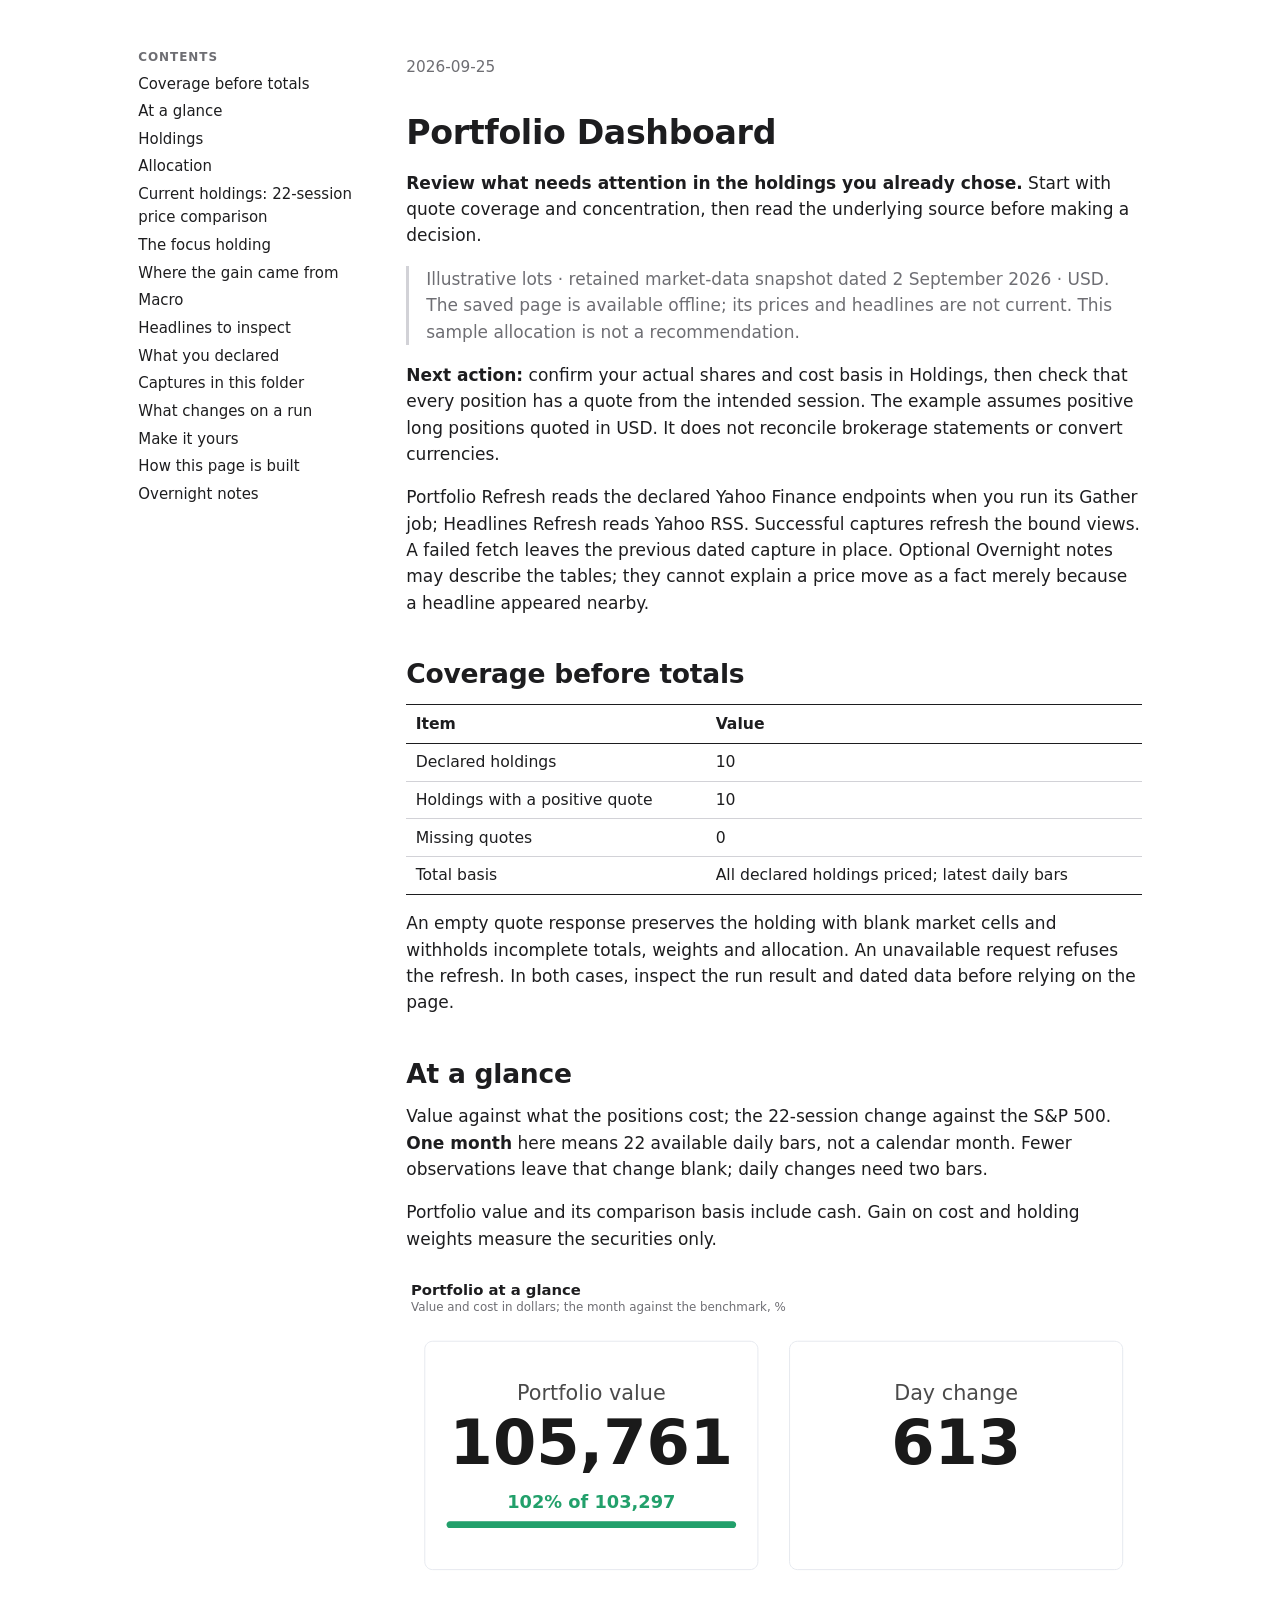
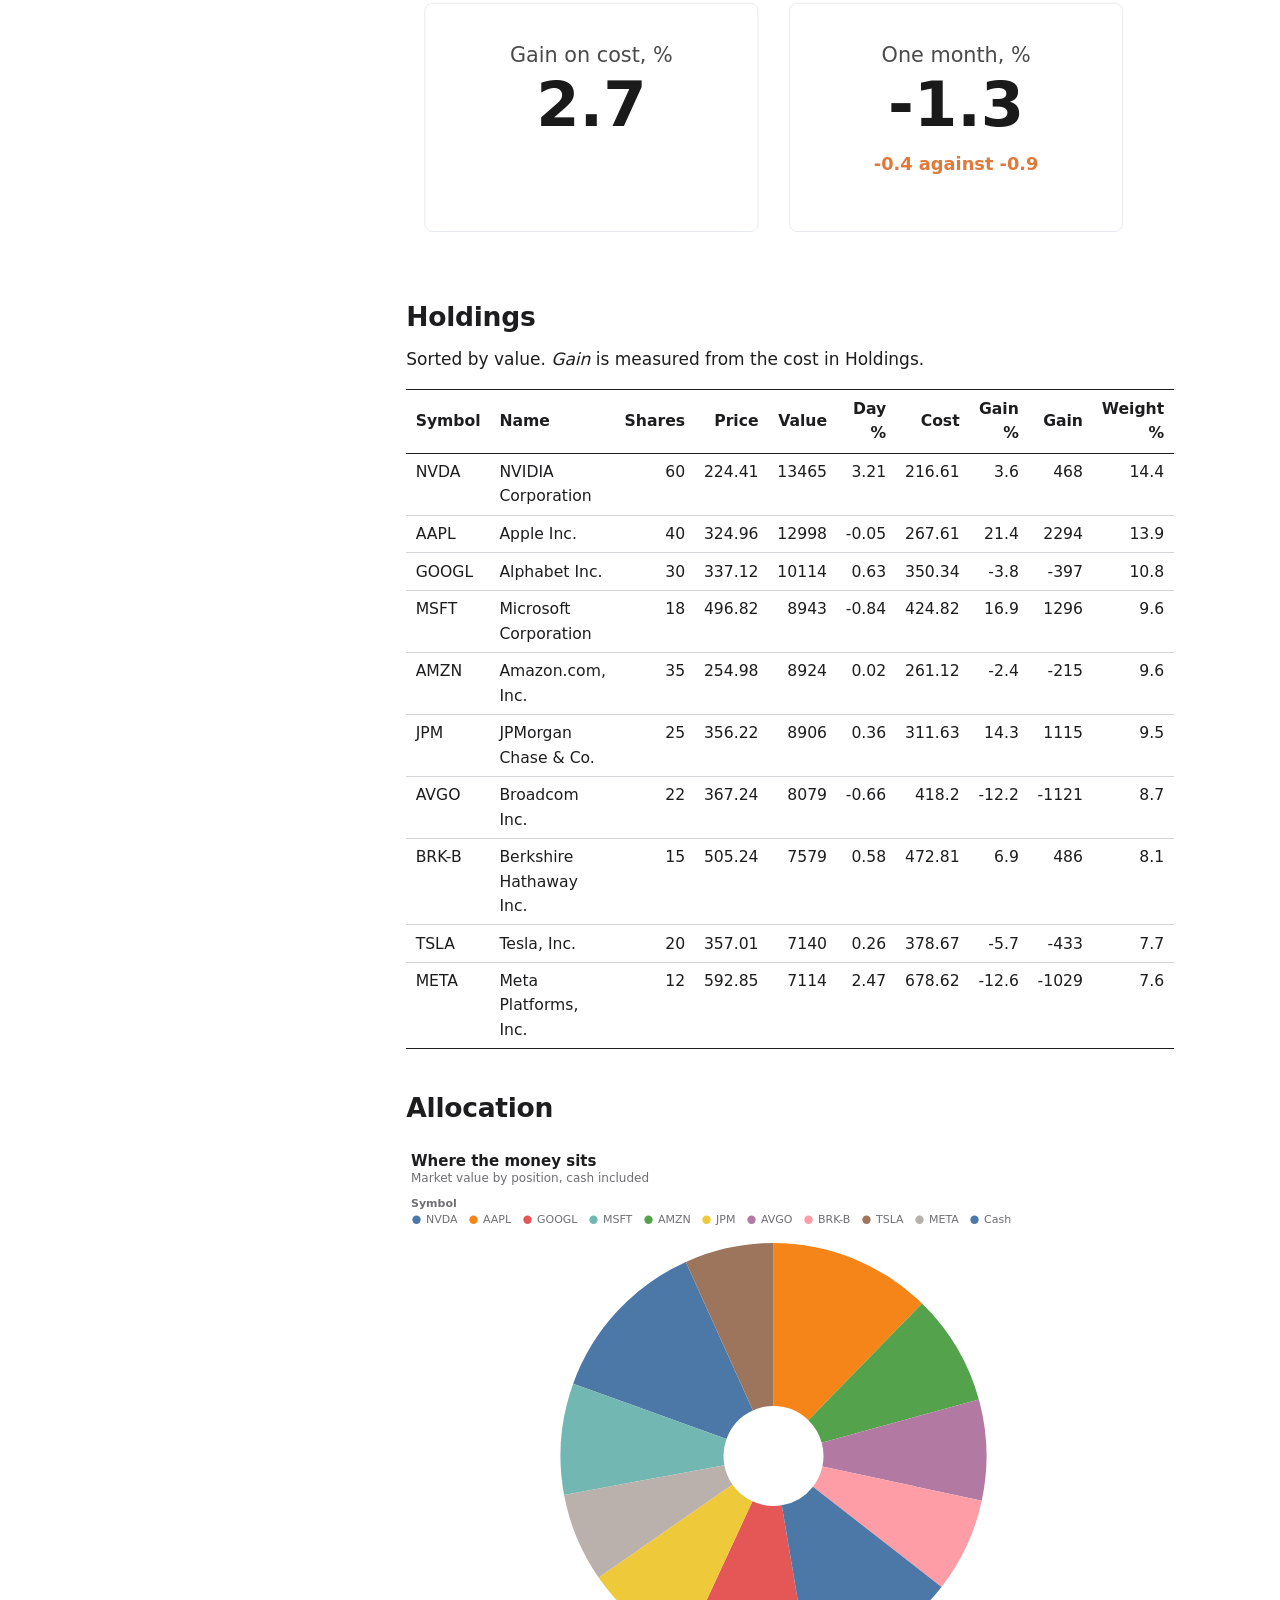
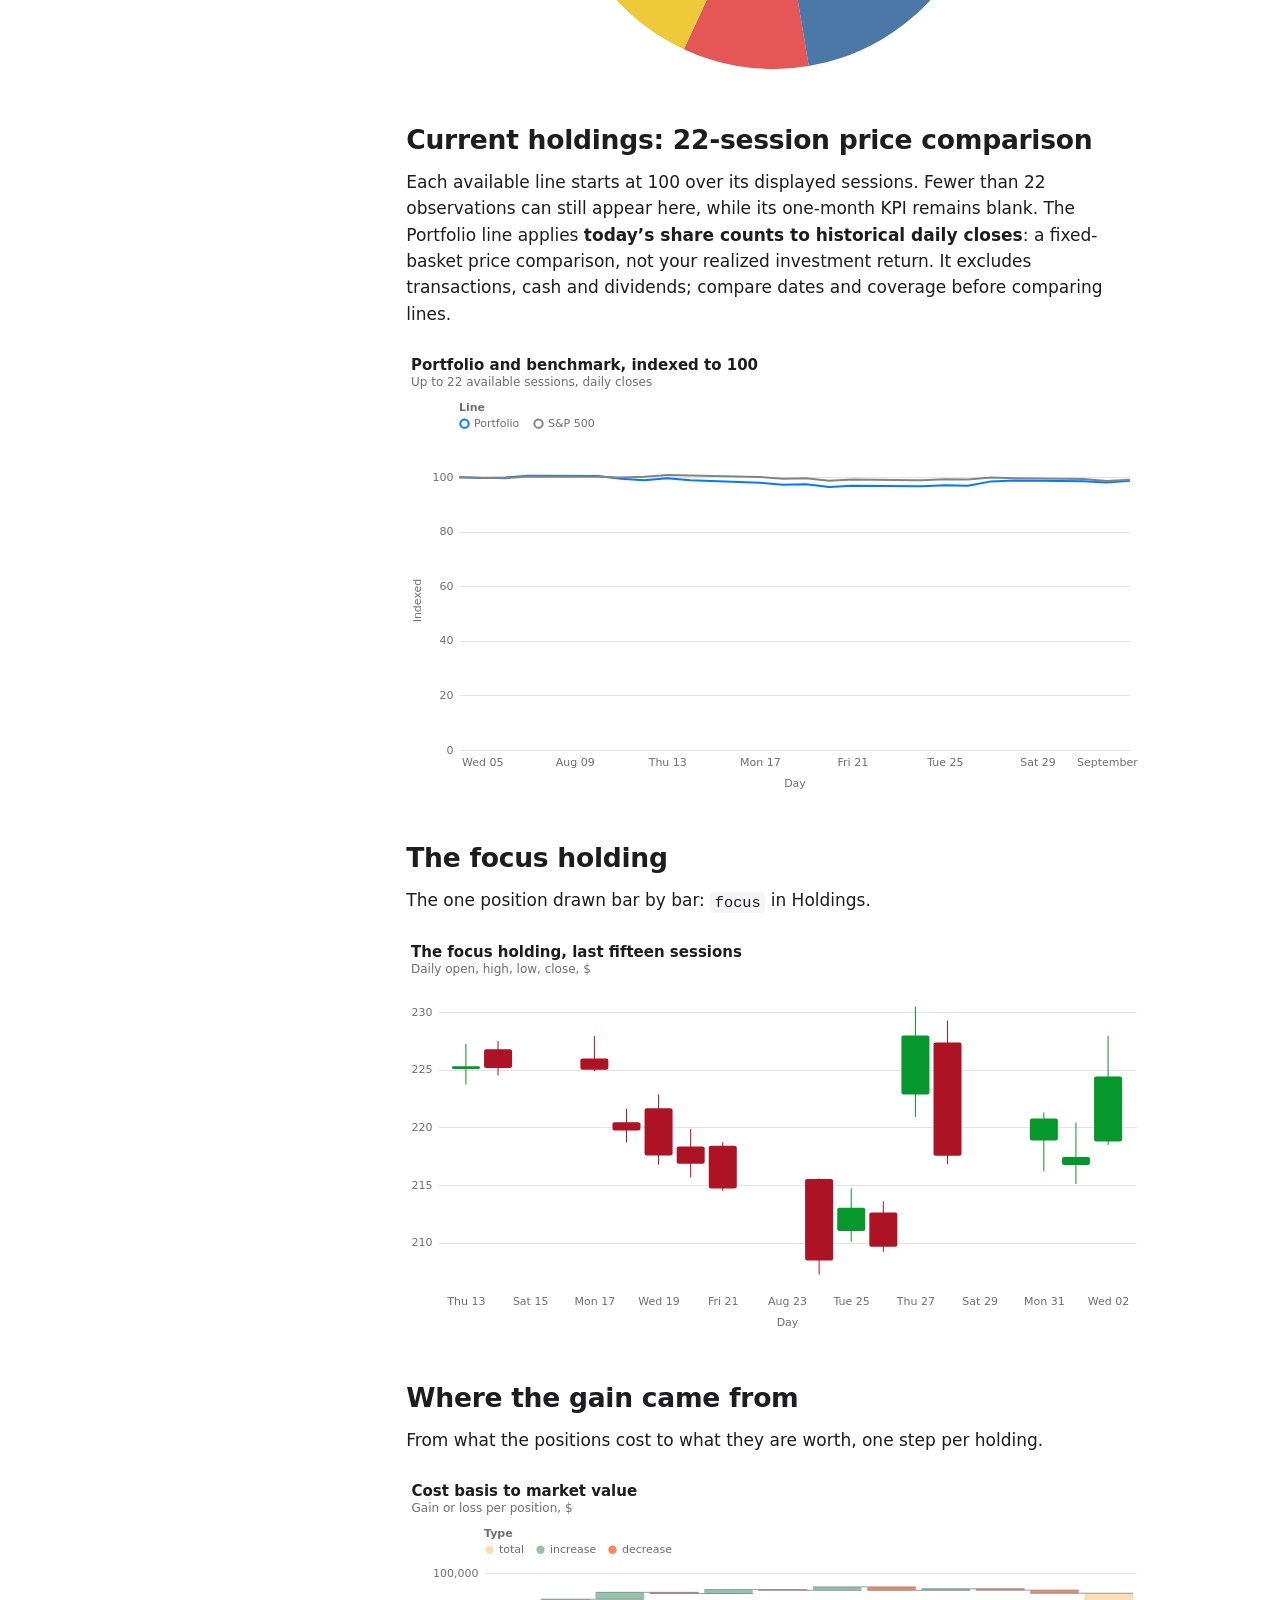
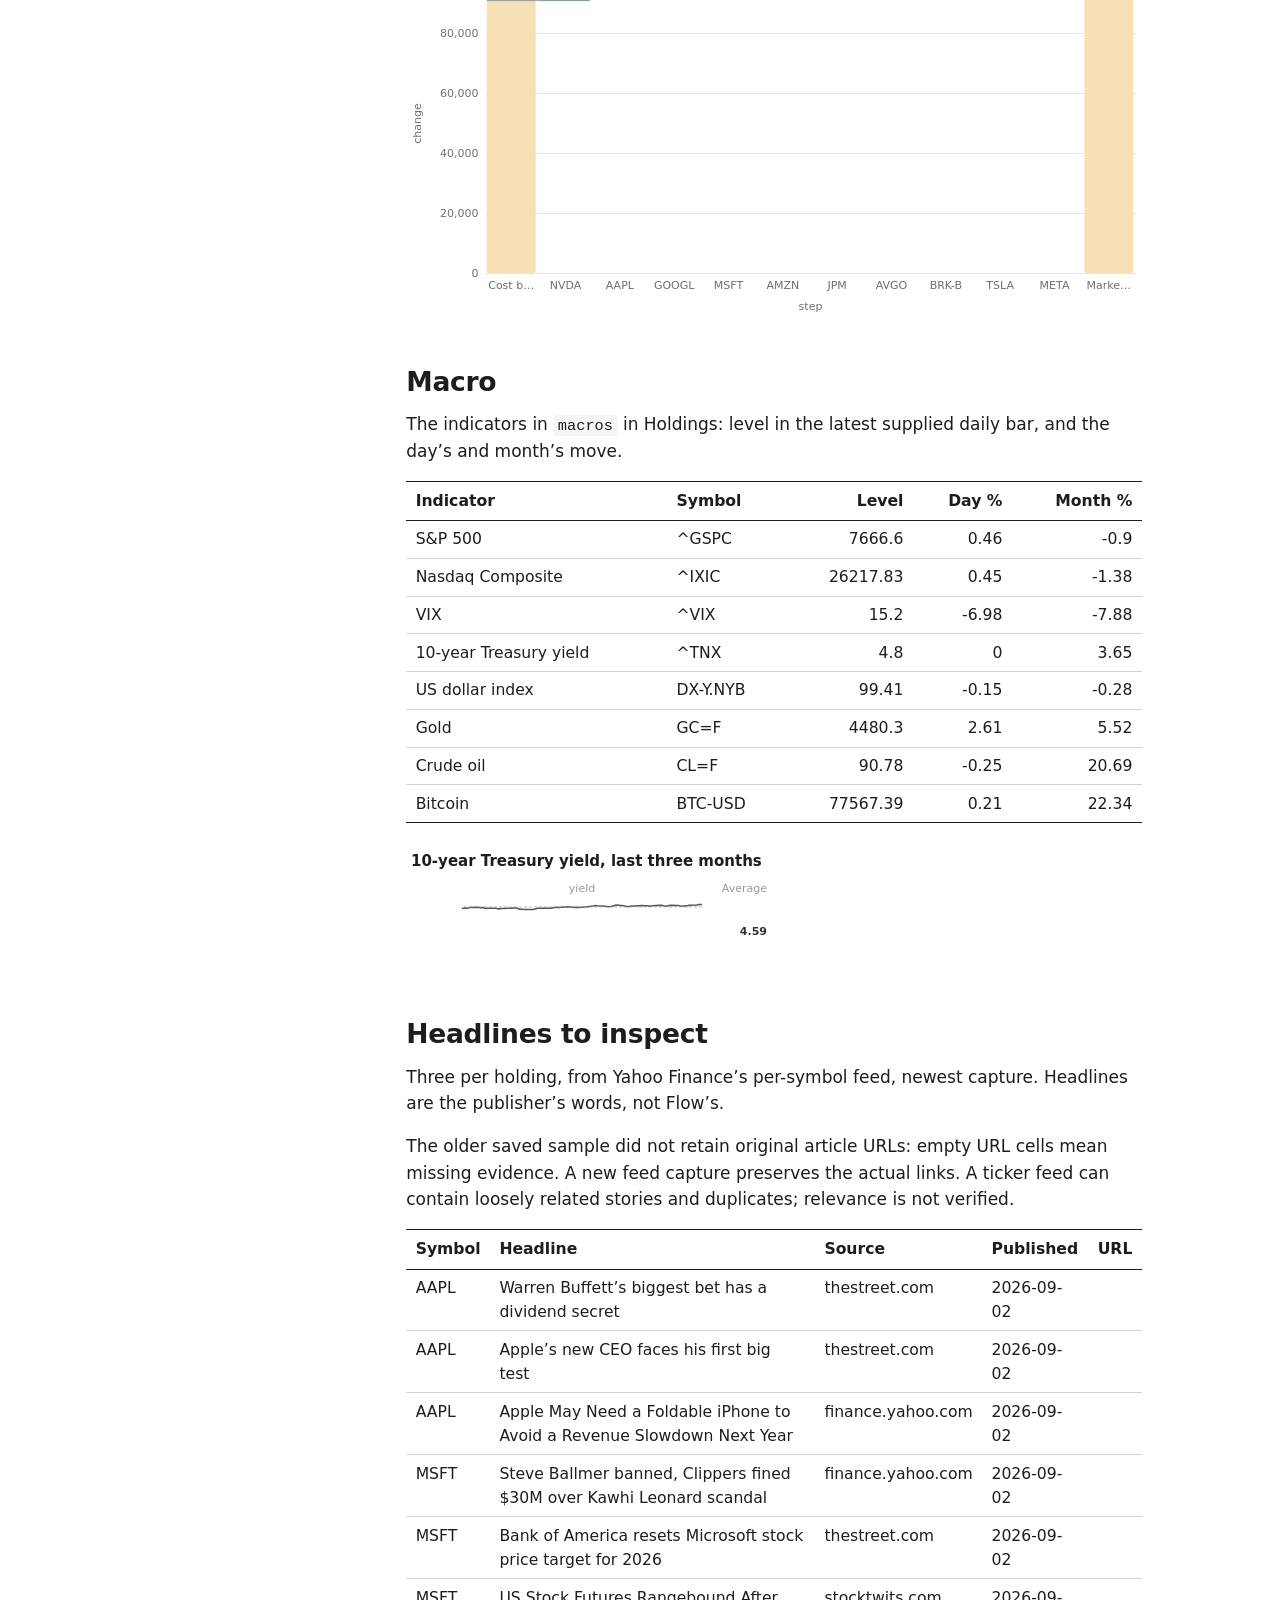
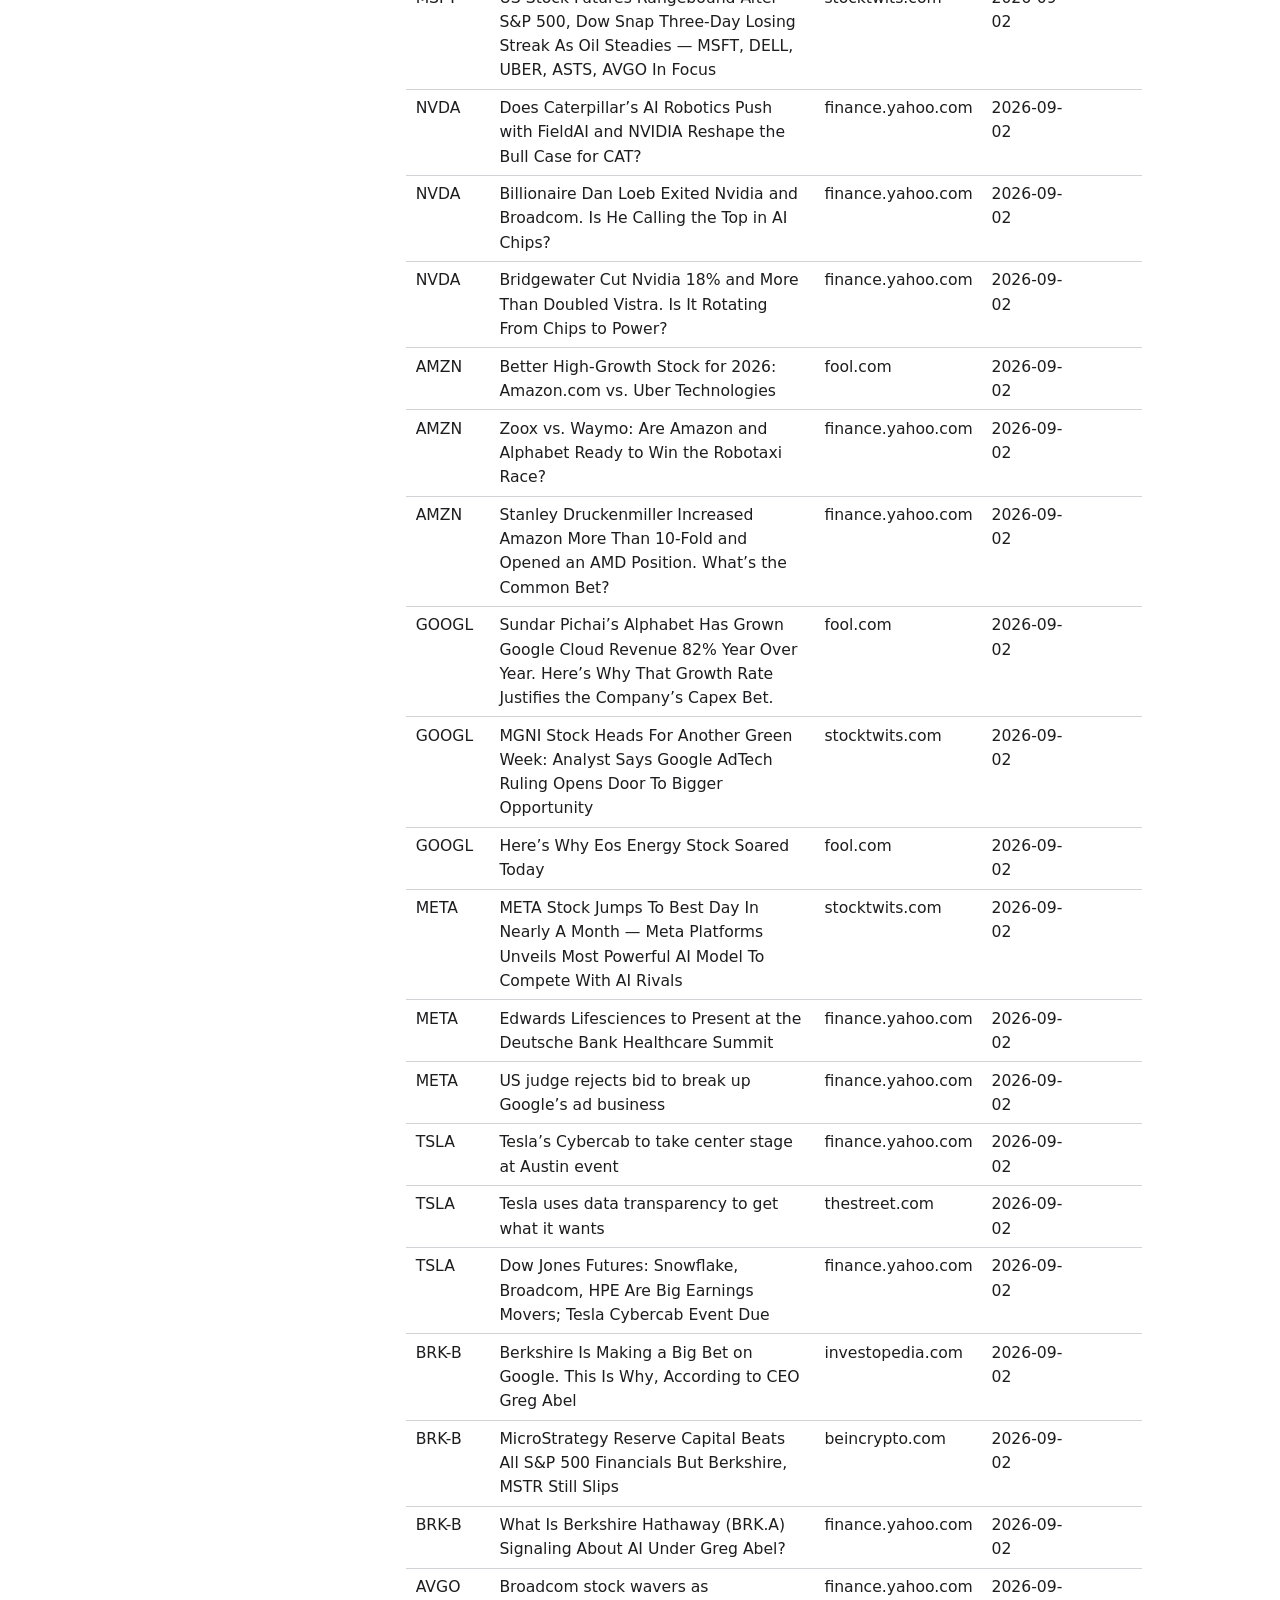
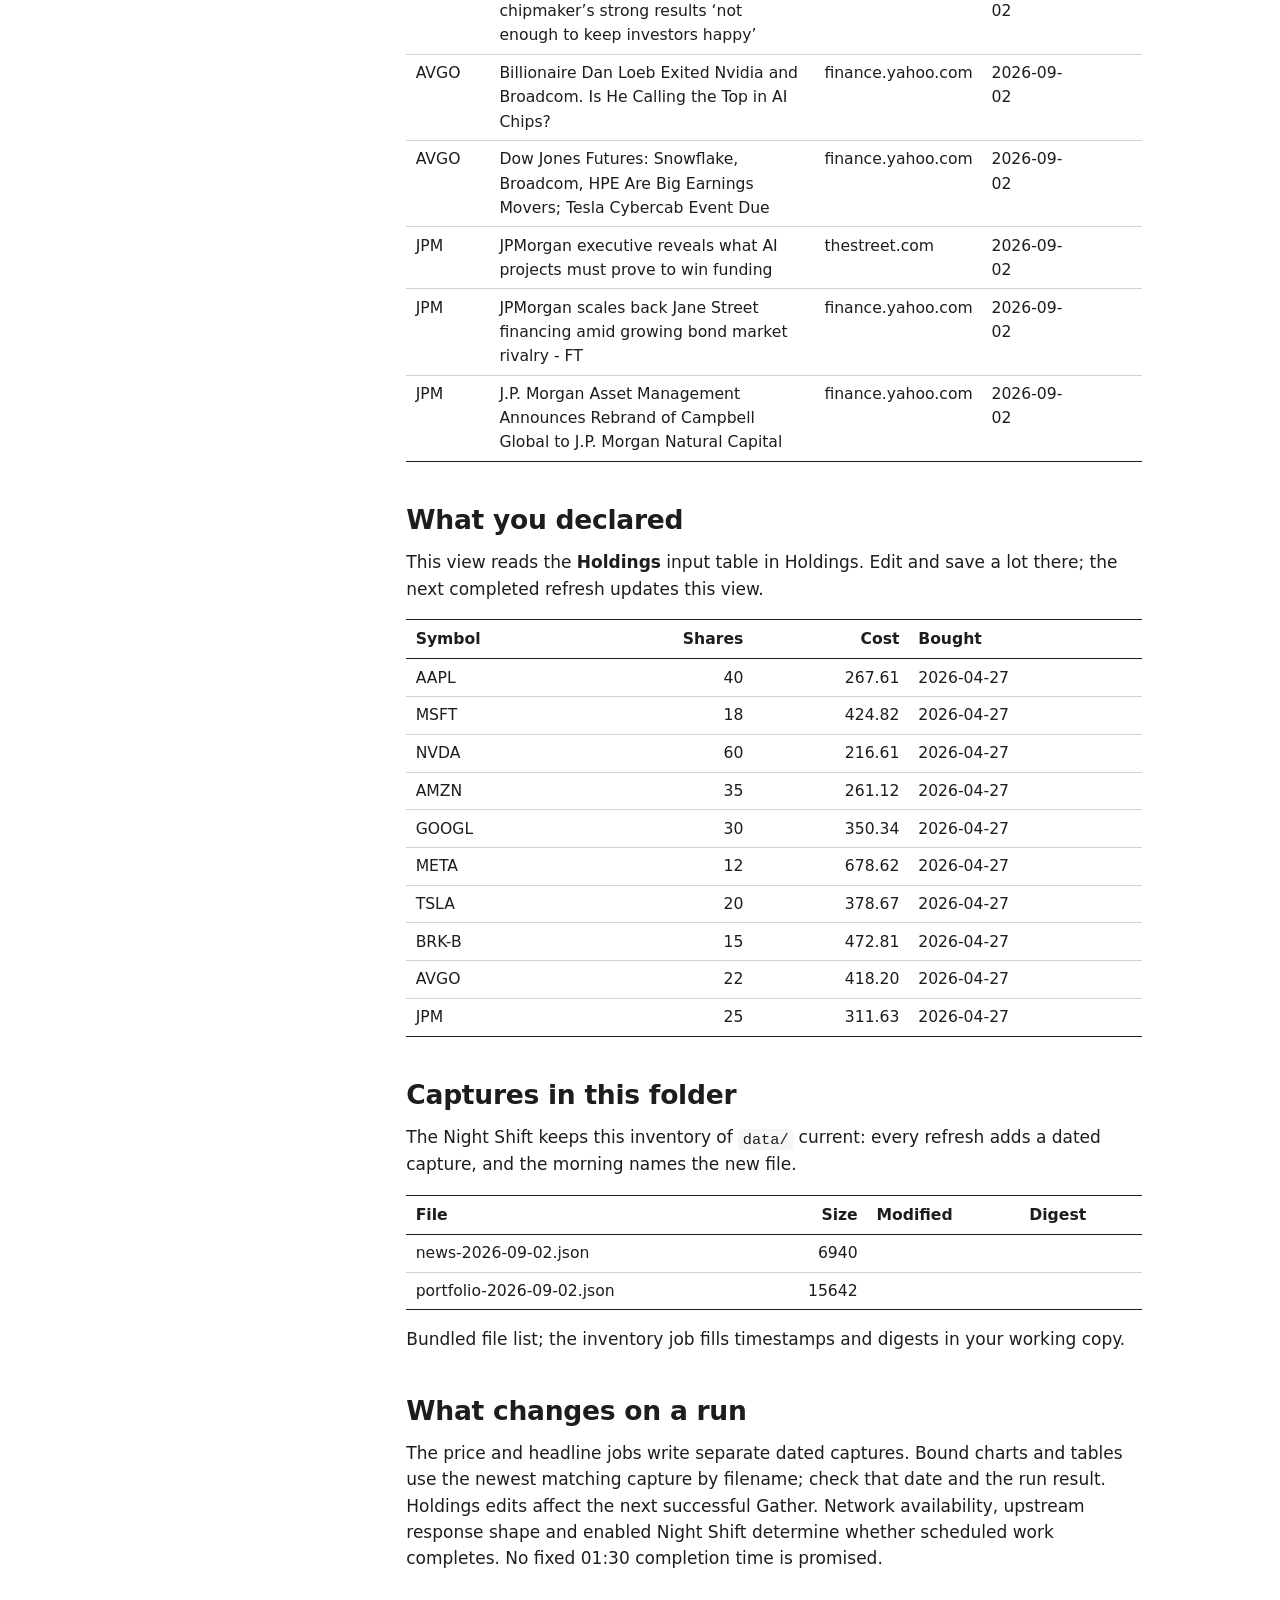
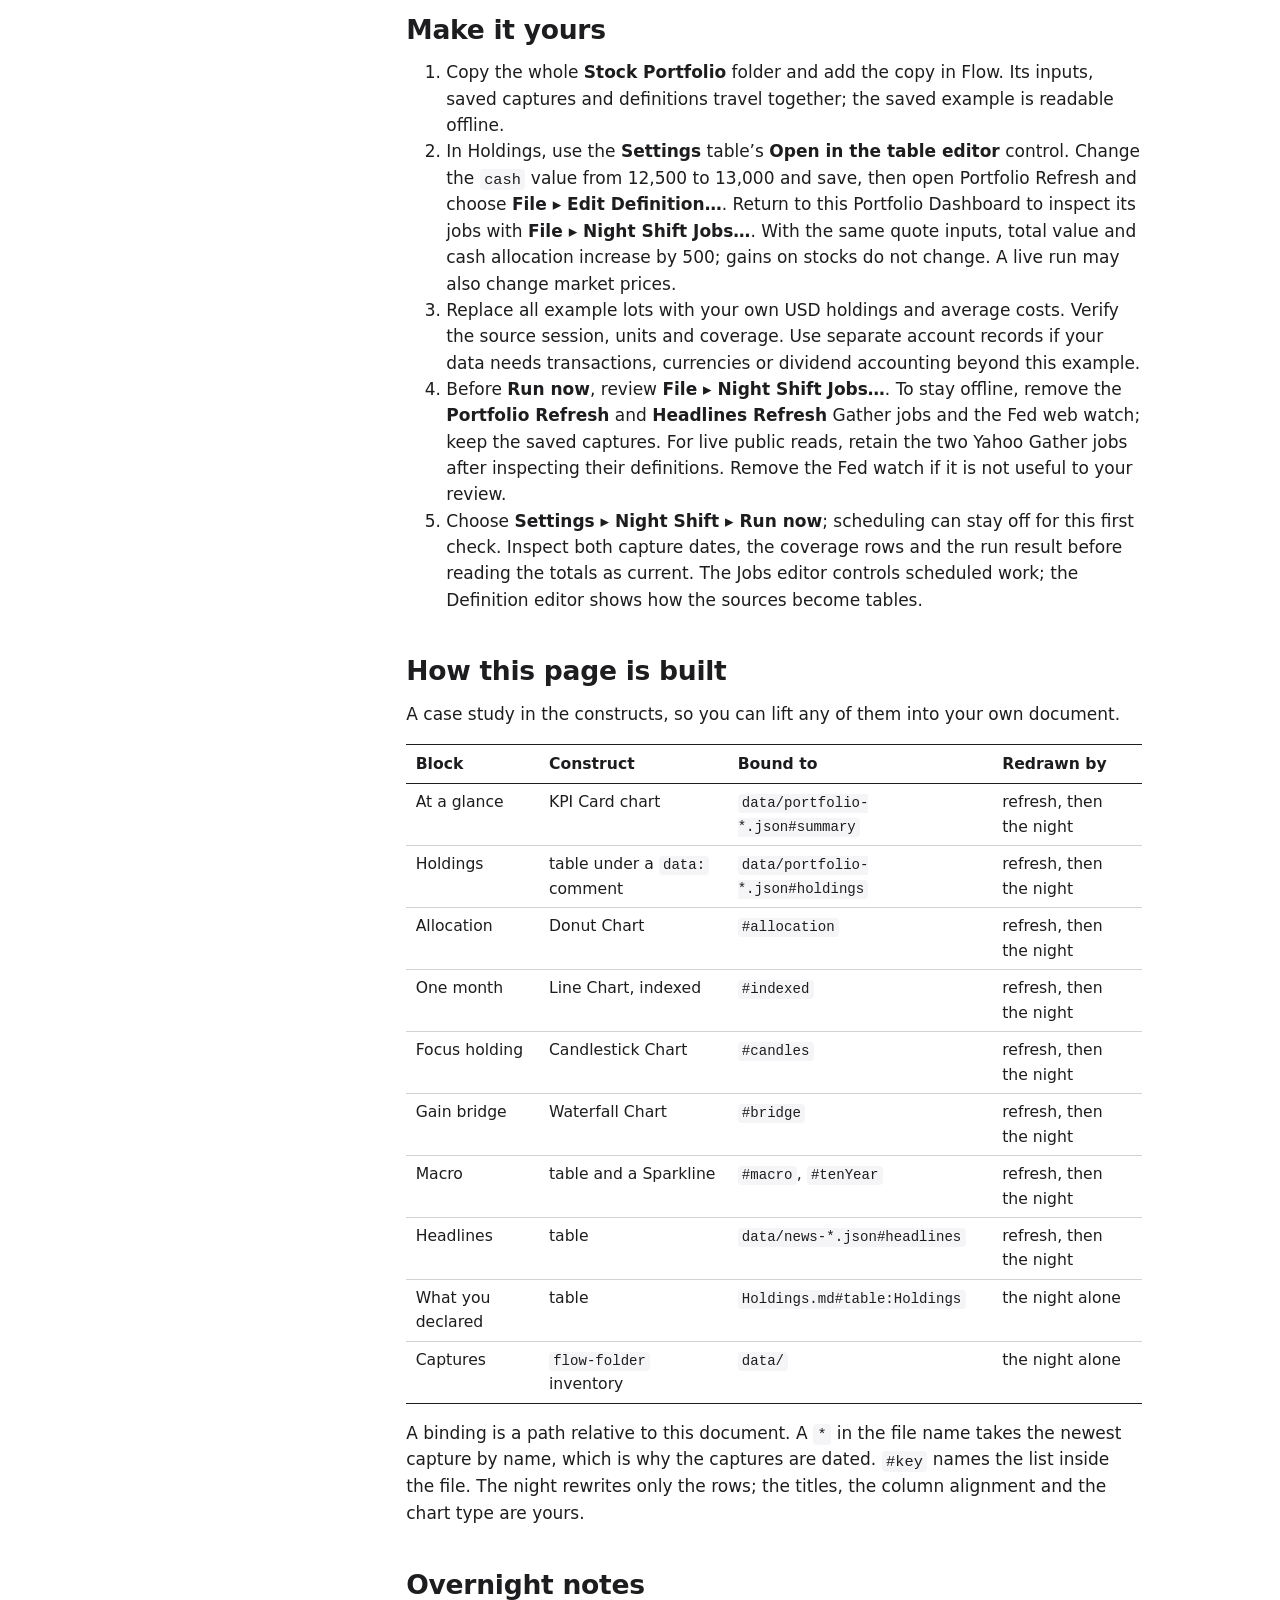
<file: index.html>
<!DOCTYPE html>
<html lang="en">
<head>
<meta charset="utf-8">
<meta name="viewport" content="width=device-width, initial-scale=1">
<meta name="generator" content="Flow 1.8-dev (1)">
<title>Portfolio Dashboard</title>
<link rel="stylesheet" href="style.css">
<link rel="stylesheet" href="charts/hover.css">
</head>
<body class="with-contents">
<nav class="contents sidebar screen-only page" aria-label="Contents"><p class="contents-title">Contents</p><ol>
<li><a href="#coverage-before-totals">Coverage before totals</a></li>
<li><a href="#at-a-glance">At a glance</a></li>
<li><a href="#holdings">Holdings</a></li>
<li><a href="#allocation">Allocation</a></li>
<li><a href="#current-holdings-22-session-price-comparison">Current holdings: 22-session price comparison</a></li>
<li><a href="#the-focus-holding">The focus holding</a></li>
<li><a href="#where-the-gain-came-from">Where the gain came from</a></li>
<li><a href="#macro">Macro</a></li>
<li><a href="#headlines-to-inspect">Headlines to inspect</a></li>
<li><a href="#what-you-declared">What you declared</a></li>
<li><a href="#captures-in-this-folder">Captures in this folder</a></li>
<li><a href="#what-changes-on-a-run">What changes on a run</a></li>
<li><a href="#make-it-yours">Make it yours</a></li>
<li><a href="#how-this-page-is-built">How this page is built</a></li>
<li><a href="#overnight-notes">Overnight notes</a></li>
</ol></nav>
<nav class="contents contents print-only" aria-label="Contents"><p class="contents-title">Contents</p><ol>
<li><a href="#coverage-before-totals">Coverage before totals</a></li>
<li><a href="#at-a-glance">At a glance</a></li>
<li><a href="#holdings">Holdings</a></li>
<li><a href="#allocation">Allocation</a></li>
<li><a href="#current-holdings-22-session-price-comparison">Current holdings: 22-session price comparison</a></li>
<li><a href="#the-focus-holding">The focus holding</a></li>
<li><a href="#where-the-gain-came-from">Where the gain came from</a></li>
<li><a href="#macro">Macro</a></li>
<li><a href="#headlines-to-inspect">Headlines to inspect</a></li>
<li><a href="#what-you-declared">What you declared</a></li>
<li><a href="#captures-in-this-folder">Captures in this folder</a></li>
<li><a href="#what-changes-on-a-run">What changes on a run</a></li>
<li><a href="#make-it-yours">Make it yours</a></li>
<li><a href="#how-this-page-is-built">How this page is built</a></li>
<li><a href="#overnight-notes">Overnight notes</a></li>
</ol></nav>
<article class="document" data-title="Portfolio Dashboard">
<header class="document-header"><p class="meta">2026-09-25</p></header>
<h1 id="portfolio-dashboard">Portfolio Dashboard</h1>
<p><strong>Review what needs attention in the holdings you already chose.</strong> Start with quote coverage and concentration, then read the underlying source before making a decision.</p>
<blockquote>
<p>Illustrative lots · retained market-data snapshot dated 2 September 2026 · USD. The saved page is available offline; its prices and headlines are not current. This sample allocation is not a recommendation.</p>
</blockquote>
<p><strong>Next action:</strong> confirm your actual shares and cost basis in Holdings, then check that every position has a quote from the intended session. The example assumes positive long positions quoted in USD. It does not reconcile brokerage statements or convert currencies.</p>
<p>Portfolio Refresh reads the declared Yahoo Finance endpoints when you run its Gather job; Headlines Refresh reads Yahoo RSS. Successful captures refresh the bound views. A failed fetch leaves the previous dated capture in place. Optional Overnight notes may describe the tables; they cannot explain a price move as a fact merely because a headline appeared nearby.</p>
<h2 id="coverage-before-totals">Coverage before totals</h2>
<table>
<thead><tr><th>Item</th><th>Value</th></tr></thead>
<tbody>
<tr><td>Declared holdings</td><td>10</td></tr>
<tr><td>Holdings with a positive quote</td><td>10</td></tr>
<tr><td>Missing quotes</td><td>0</td></tr>
<tr><td>Total basis</td><td>All declared holdings priced; latest daily bars</td></tr>
</tbody>
</table>
<p>An empty quote response preserves the holding with blank market cells and withholds incomplete totals, weights and allocation. An unavailable request refuses the refresh. In both cases, inspect the run result and dated data before relying on the page.</p>
<h2 id="at-a-glance">At a glance</h2>
<p>Value against what the positions cost; the 22-session change against the S&amp;P 500. <strong>One month</strong> here means 22 available daily bars, not a calendar month. Fewer observations leave that change blank; daily changes need two bars.</p>
<p>Portfolio value and its comparison basis include cash. Gain on cost and holding weights measure the securities only.</p>
<figure class="chart" data-chart="d03c7571dc22d3bf51289a4e776addfe49d8239c37d9b43730edad48c9a25afd" aria-label="Portfolio at a glance"><svg xmlns="http://www.w3.org/2000/svg" xmlns:xlink="http://www.w3.org/1999/xlink" version="1.1" class="marks" width="690" height="540" viewBox="0 0 690 540" style="vertical-align: bottom;"><g fill="none" stroke-miterlimit="4" transform="translate(5,49)"><g class="mark-group role-frame root" role="graphics-object" aria-roledescription="group mark container"><g transform="translate(0,0)"><path class="background" aria-hidden="true" d="M0,0h0v0h0Z"></path><g><g class="mark-group role-scope concat_0_group" role="graphics-object" aria-roledescription="group mark container"><g transform="translate(0,0)"><path class="background" aria-hidden="true" d="M0,0h0v0h0Z"></path><g><g class="mark-group role-scope concat_0_concat_0_group" role="graphics-object" aria-roledescription="group mark container"><g transform="translate(0,0)"><path class="background" aria-hidden="true" d="M0,0h338v241h-338Z" fill="transparent"></path><g><g class="mark-rect role-mark concat_0_concat_0_layer_0_marks" role="graphics-symbol" aria-roledescription="rect mark container"><path d="M21,14L317,14C321.415320195952,14,325,17.584679804048,325,22L325,219C325,223.415320195952,321.415320195952,227,317,227L21,227C16.584679804048,227,13,223.415320195952,13,219L13,22C13,17.584679804048,16.584679804048,14,21,14Z" fill="#ffffff" stroke="#e6e9ef" stroke-width="1"></path></g><g class="mark-text role-mark concat_0_concat_0_layer_1_marks" role="graphics-object" aria-roledescription="text mark container"><text text-anchor="middle" transform="translate(169,66)" font-family="-apple-system, BlinkMacSystemFont, &quot;SF Pro Text&quot;, system-ui, sans-serif" font-size="19px" font-weight="500" fill="#4a4a4a">Portfolio value</text></g><g class="mark-text role-mark concat_0_concat_0_layer_2_marks" role="graphics-object" aria-roledescription="text mark container"><text text-anchor="middle" transform="translate(169,126)" font-family="-apple-system, BlinkMacSystemFont, &quot;SF Pro Text&quot;, system-ui, sans-serif" font-size="58px" font-weight="bold" fill="#1a1a1a">105,761</text></g><g class="mark-text role-mark concat_0_concat_0_layer_3_marks" role="graphics-object" aria-roledescription="text mark container"><text text-anchor="middle" transform="translate(169,170)" font-family="-apple-system, BlinkMacSystemFont, &quot;SF Pro Text&quot;, system-ui, sans-serif" font-size="18px" font-weight="600" fill="#22a06b">102% of 103,297</text></g><g class="mark-rect role-mark concat_0_concat_0_layer_4_marks" role="graphics-symbol" aria-roledescription="rect mark container"><path d="M36.5,183L301.5,183C303.431702585729,183,305,184.568297414271,305,186.5L305,186.5C305,188.431702585729,303.431702585729,190,301.5,190L36.5,190C34.568297414271,190,33,188.431702585729,33,186.5L33,186.5C33,184.568297414271,34.568297414271,183,36.5,183Z" fill="#e6e9ef"></path></g><g class="mark-rect role-mark concat_0_concat_0_layer_5_marks" role="graphics-symbol" aria-roledescription="rect mark container"><path d="M36.5,183L301.5,183C303.431702585729,183,305,184.568297414271,305,186.5L305,186.5C305,188.431702585729,303.431702585729,190,301.5,190L36.5,190C34.568297414271,190,33,188.431702585729,33,186.5L33,186.5C33,184.568297414271,34.568297414271,183,36.5,183Z" fill="#22a06b"></path></g></g><path class="foreground" aria-hidden="true" d="" display="none"></path></g></g><g class="mark-group role-scope concat_0_concat_1_group" role="graphics-object" aria-roledescription="group mark container"><g transform="translate(342,0)"><path class="background" aria-hidden="true" d="M0,0h338v241h-338Z" fill="transparent"></path><g><g class="mark-rect role-mark concat_0_concat_1_layer_0_marks" role="graphics-symbol" aria-roledescription="rect mark container"><path d="M21,14L317,14C321.415320195952,14,325,17.584679804048,325,22L325,219C325,223.415320195952,321.415320195952,227,317,227L21,227C16.584679804048,227,13,223.415320195952,13,219L13,22C13,17.584679804048,16.584679804048,14,21,14Z" fill="#ffffff" stroke="#e6e9ef" stroke-width="1"></path></g><g class="mark-text role-mark concat_0_concat_1_layer_1_marks" role="graphics-object" aria-roledescription="text mark container"><text text-anchor="middle" transform="translate(169,66)" font-family="-apple-system, BlinkMacSystemFont, &quot;SF Pro Text&quot;, system-ui, sans-serif" font-size="19px" font-weight="500" fill="#4a4a4a">Day change</text></g><g class="mark-text role-mark concat_0_concat_1_layer_2_marks" role="graphics-object" aria-roledescription="text mark container"><text text-anchor="middle" transform="translate(169,126)" font-family="-apple-system, BlinkMacSystemFont, &quot;SF Pro Text&quot;, system-ui, sans-serif" font-size="58px" font-weight="bold" fill="#1a1a1a">613</text></g></g><path class="foreground" aria-hidden="true" d="" display="none"></path></g></g></g><path class="foreground" aria-hidden="true" d="" display="none"></path></g></g><g class="mark-group role-scope concat_1_group" role="graphics-object" aria-roledescription="group mark container"><g transform="translate(0,245)"><path class="background" aria-hidden="true" d="M0,0h0v0h0Z"></path><g><g class="mark-group role-scope concat_1_concat_0_group" role="graphics-object" aria-roledescription="group mark container"><g transform="translate(0,0)"><path class="background" aria-hidden="true" d="M0,0h338v241h-338Z" fill="transparent"></path><g><g class="mark-rect role-mark concat_1_concat_0_layer_0_marks" role="graphics-symbol" aria-roledescription="rect mark container"><path d="M21,14L317,14C321.415320195952,14,325,17.584679804048,325,22L325,219C325,223.415320195952,321.415320195952,227,317,227L21,227C16.584679804048,227,13,223.415320195952,13,219L13,22C13,17.584679804048,16.584679804048,14,21,14Z" fill="#ffffff" stroke="#e6e9ef" stroke-width="1"></path></g><g class="mark-text role-mark concat_1_concat_0_layer_1_marks" role="graphics-object" aria-roledescription="text mark container"><text text-anchor="middle" transform="translate(169,66)" font-family="-apple-system, BlinkMacSystemFont, &quot;SF Pro Text&quot;, system-ui, sans-serif" font-size="19px" font-weight="500" fill="#4a4a4a">Gain on cost, %</text></g><g class="mark-text role-mark concat_1_concat_0_layer_2_marks" role="graphics-object" aria-roledescription="text mark container"><text text-anchor="middle" transform="translate(169,126)" font-family="-apple-system, BlinkMacSystemFont, &quot;SF Pro Text&quot;, system-ui, sans-serif" font-size="58px" font-weight="bold" fill="#1a1a1a">2.7</text></g></g><path class="foreground" aria-hidden="true" d="" display="none"></path></g></g><g class="mark-group role-scope concat_1_concat_1_group" role="graphics-object" aria-roledescription="group mark container"><g transform="translate(342,0)"><path class="background" aria-hidden="true" d="M0,0h338v241h-338Z" fill="transparent"></path><g><g class="mark-rect role-mark concat_1_concat_1_layer_0_marks" role="graphics-symbol" aria-roledescription="rect mark container"><path d="M21,14L317,14C321.415320195952,14,325,17.584679804048,325,22L325,219C325,223.415320195952,321.415320195952,227,317,227L21,227C16.584679804048,227,13,223.415320195952,13,219L13,22C13,17.584679804048,16.584679804048,14,21,14Z" fill="#ffffff" stroke="#e6e9ef" stroke-width="1"></path></g><g class="mark-text role-mark concat_1_concat_1_layer_1_marks" role="graphics-object" aria-roledescription="text mark container"><text text-anchor="middle" transform="translate(169,66)" font-family="-apple-system, BlinkMacSystemFont, &quot;SF Pro Text&quot;, system-ui, sans-serif" font-size="19px" font-weight="500" fill="#4a4a4a">One month, %</text></g><g class="mark-text role-mark concat_1_concat_1_layer_2_marks" role="graphics-object" aria-roledescription="text mark container"><text text-anchor="middle" transform="translate(169,126)" font-family="-apple-system, BlinkMacSystemFont, &quot;SF Pro Text&quot;, system-ui, sans-serif" font-size="58px" font-weight="bold" fill="#1a1a1a">-1.3</text></g><g class="mark-text role-mark concat_1_concat_1_layer_3_marks" role="graphics-object" aria-roledescription="text mark container"><text text-anchor="middle" transform="translate(169,170)" font-family="-apple-system, BlinkMacSystemFont, &quot;SF Pro Text&quot;, system-ui, sans-serif" font-size="18px" font-weight="600" fill="#e07a3c">-0.4 against -0.9</text></g></g><path class="foreground" aria-hidden="true" d="" display="none"></path></g></g></g><path class="foreground" aria-hidden="true" d="" display="none"></path></g></g><g class="mark-group role-title"><g transform="translate(0,-44)"><path class="background" aria-hidden="true" d="M0,0h0v0h0Z" pointer-events="none"></path><g><g class="mark-text role-title-text" role="graphics-symbol" aria-roledescription="title" aria-label="Title text 'Portfolio at a glance'" pointer-events="none"><text text-anchor="start" transform="translate(0,12)" font-family="-apple-system, BlinkMacSystemFont, &quot;SF Pro Text&quot;, system-ui, sans-serif" font-size="15px" font-weight="600" fill="rgba(29, 29, 31, 1)" opacity="1">Portfolio at a glance</text></g><g class="mark-text role-title-subtitle" role="graphics-symbol" aria-roledescription="subtitle" aria-label="Subtitle text 'Value and cost in dollars; the month against the benchmark, %'" pointer-events="none"><text text-anchor="start" transform="translate(0,28)" font-family="-apple-system, BlinkMacSystemFont, &quot;SF Pro Text&quot;, system-ui, sans-serif" font-size="12px" fill="rgba(110, 110, 115, 1)" opacity="1">Value and cost in dollars; the month against the benchmark, %</text></g></g><path class="foreground" aria-hidden="true" d="" pointer-events="none" display="none"></path></g></g></g><path class="foreground" aria-hidden="true" d="" display="none"></path></g></g></g></svg></figure>
<h2 id="holdings">Holdings</h2>
<p>Sorted by value. <em>Gain</em> is measured from the cost in Holdings.</p>
<table>
<thead><tr><th>Symbol</th><th>Name</th><th style="text-align: right">Shares</th><th style="text-align: right">Price</th><th style="text-align: right">Value</th><th style="text-align: right">Day %</th><th style="text-align: right">Cost</th><th style="text-align: right">Gain %</th><th style="text-align: right">Gain</th><th style="text-align: right">Weight %</th></tr></thead>
<tbody>
<tr><td>NVDA</td><td>NVIDIA Corporation</td><td style="text-align: right">60</td><td style="text-align: right">224.41</td><td style="text-align: right">13465</td><td style="text-align: right">3.21</td><td style="text-align: right">216.61</td><td style="text-align: right">3.6</td><td style="text-align: right">468</td><td style="text-align: right">14.4</td></tr>
<tr><td>AAPL</td><td>Apple Inc.</td><td style="text-align: right">40</td><td style="text-align: right">324.96</td><td style="text-align: right">12998</td><td style="text-align: right">-0.05</td><td style="text-align: right">267.61</td><td style="text-align: right">21.4</td><td style="text-align: right">2294</td><td style="text-align: right">13.9</td></tr>
<tr><td>GOOGL</td><td>Alphabet Inc.</td><td style="text-align: right">30</td><td style="text-align: right">337.12</td><td style="text-align: right">10114</td><td style="text-align: right">0.63</td><td style="text-align: right">350.34</td><td style="text-align: right">-3.8</td><td style="text-align: right">-397</td><td style="text-align: right">10.8</td></tr>
<tr><td>MSFT</td><td>Microsoft Corporation</td><td style="text-align: right">18</td><td style="text-align: right">496.82</td><td style="text-align: right">8943</td><td style="text-align: right">-0.84</td><td style="text-align: right">424.82</td><td style="text-align: right">16.9</td><td style="text-align: right">1296</td><td style="text-align: right">9.6</td></tr>
<tr><td>AMZN</td><td>Amazon.com, Inc.</td><td style="text-align: right">35</td><td style="text-align: right">254.98</td><td style="text-align: right">8924</td><td style="text-align: right">0.02</td><td style="text-align: right">261.12</td><td style="text-align: right">-2.4</td><td style="text-align: right">-215</td><td style="text-align: right">9.6</td></tr>
<tr><td>JPM</td><td>JPMorgan Chase &amp; Co.</td><td style="text-align: right">25</td><td style="text-align: right">356.22</td><td style="text-align: right">8906</td><td style="text-align: right">0.36</td><td style="text-align: right">311.63</td><td style="text-align: right">14.3</td><td style="text-align: right">1115</td><td style="text-align: right">9.5</td></tr>
<tr><td>AVGO</td><td>Broadcom Inc.</td><td style="text-align: right">22</td><td style="text-align: right">367.24</td><td style="text-align: right">8079</td><td style="text-align: right">-0.66</td><td style="text-align: right">418.2</td><td style="text-align: right">-12.2</td><td style="text-align: right">-1121</td><td style="text-align: right">8.7</td></tr>
<tr><td>BRK-B</td><td>Berkshire Hathaway Inc.</td><td style="text-align: right">15</td><td style="text-align: right">505.24</td><td style="text-align: right">7579</td><td style="text-align: right">0.58</td><td style="text-align: right">472.81</td><td style="text-align: right">6.9</td><td style="text-align: right">486</td><td style="text-align: right">8.1</td></tr>
<tr><td>TSLA</td><td>Tesla, Inc.</td><td style="text-align: right">20</td><td style="text-align: right">357.01</td><td style="text-align: right">7140</td><td style="text-align: right">0.26</td><td style="text-align: right">378.67</td><td style="text-align: right">-5.7</td><td style="text-align: right">-433</td><td style="text-align: right">7.7</td></tr>
<tr><td>META</td><td>Meta Platforms, Inc.</td><td style="text-align: right">12</td><td style="text-align: right">592.85</td><td style="text-align: right">7114</td><td style="text-align: right">2.47</td><td style="text-align: right">678.62</td><td style="text-align: right">-12.6</td><td style="text-align: right">-1029</td><td style="text-align: right">7.6</td></tr>
</tbody>
</table>
<h2 id="allocation">Allocation</h2>
<figure class="chart" data-chart="09f8f1a11d6765b21fa64b87381a20404b28e48059ba68e0471be7f8ec6b9326" aria-label="Where the money sits"><svg xmlns="http://www.w3.org/2000/svg" xmlns:xlink="http://www.w3.org/1999/xlink" version="1.1" class="marks" width="680" height="493" viewBox="0 0 680 493" style="vertical-align: bottom;"><g fill="none" stroke-miterlimit="4" transform="translate(5,94)"><g class="mark-group role-frame root" role="graphics-object" aria-roledescription="group mark container"><g transform="translate(0,0)"><path class="background" aria-hidden="true" d="M0,0h670v394h-670Z" fill="transparent"></path><g><g class="mark-arc role-mark marks" role="graphics-object" aria-roledescription="arc mark container"><path aria-label="Value: 13465; Symbol: NVDA" role="graphics-symbol" aria-roledescription="arc mark" transform="translate(335,197)" d="M-81.08,-179.541A197,197,0,0,0,-185.28,-66.936L-47.025,-16.989A50,50,0,0,1,-20.579,-45.569Z" fill="#4c78a8"></path><path aria-label="Value: 12998; Symbol: AAPL" role="graphics-symbol" aria-roledescription="arc mark" transform="translate(335,197)" d="M137.449,-141.127A197,197,0,0,0,0,-197L0,-50A50,50,0,0,1,34.885,-35.819Z" fill="#f58518"></path><path aria-label="Value: 10114; Symbol: GOOGL" role="graphics-symbol" aria-roledescription="arc mark" transform="translate(335,197)" d="M-82.921,178.699A197,197,0,0,0,32.63,194.279L8.282,49.309A50,50,0,0,1,-21.046,45.355Z" fill="#e45756"></path><path aria-label="Value: 8943; Symbol: MSFT" role="graphics-symbol" aria-roledescription="arc mark" transform="translate(335,197)" d="M-185.28,-66.936A197,197,0,0,0,-193.652,36.162L-49.15,9.178A50,50,0,0,1,-47.025,-16.989Z" fill="#72b7b2"></path><path aria-label="Value: 8924; Symbol: AMZN" role="graphics-symbol" aria-roledescription="arc mark" transform="translate(335,197)" d="M189.945,-52.25A197,197,0,0,0,137.449,-141.127L34.885,-35.819A50,50,0,0,1,48.209,-13.261Z" fill="#54a24b"></path><path aria-label="Value: 8906; Symbol: JPM" role="graphics-symbol" aria-roledescription="arc mark" transform="translate(335,197)" d="M-161.781,112.41A197,197,0,0,0,-82.921,178.699L-21.046,45.355A50,50,0,0,1,-41.061,28.53Z" fill="#eeca3b"></path><path aria-label="Value: 8079; Symbol: AVGO" role="graphics-symbol" aria-roledescription="arc mark" transform="translate(335,197)" d="M192.609,41.36A197,197,0,0,0,189.945,-52.25L48.209,-13.261A50,50,0,0,1,48.886,10.498Z" fill="#b279a2"></path><path aria-label="Value: 7579; Symbol: BRK-B" role="graphics-symbol" aria-roledescription="arc mark" transform="translate(335,197)" d="M155.413,121.061A197,197,0,0,0,192.609,41.36L48.886,10.498A50,50,0,0,1,39.445,30.726Z" fill="#ff9da6"></path><path aria-label="Value: 7140; Symbol: TSLA" role="graphics-symbol" aria-roledescription="arc mark" transform="translate(335,197)" d="M0,-197A197,197,0,0,0,-81.08,-179.541L-20.579,-45.569A50,50,0,0,1,0,-50Z" fill="#9d755d"></path><path aria-label="Value: 7114; Symbol: META" role="graphics-symbol" aria-roledescription="arc mark" transform="translate(335,197)" d="M-193.652,36.162A197,197,0,0,0,-161.781,112.41L-41.061,28.53A50,50,0,0,1,-49.15,9.178Z" fill="#bab0ac"></path><path aria-label="Value: 12500; Symbol: Cash" role="graphics-symbol" aria-roledescription="arc mark" transform="translate(335,197)" d="M32.63,194.279A197,197,0,0,0,155.413,121.061L39.445,30.726A50,50,0,0,1,8.282,49.309Z" fill="#4c78a8"></path></g><g class="mark-group role-legend" role="graphics-symbol" aria-roledescription="legend" aria-label="Symbol legend titled 'Symbol' for fill color with 11 values: NVDA, AAPL, GOOGL, MSFT, AMZN, ending with Cash"><g transform="translate(0,-45)"><path class="background" aria-hidden="true" d="M0,0h602v27h-602Z" pointer-events="none"></path><g><g class="mark-group role-legend-entry"><g transform="translate(0,16)"><path class="background" aria-hidden="true" d="M0,0h0v0h0Z" pointer-events="none"></path><g><g class="mark-group role-scope" role="graphics-object" aria-roledescription="group mark container"><g transform="translate(0,0.25)"><path class="background" aria-hidden="true" d="M0,0h45.8623046875v10.5h-45.8623046875Z" pointer-events="none" opacity="1"></path><g><g class="mark-symbol role-legend-symbol" pointer-events="none"><path transform="translate(5.5,5.5)" d="M4.183,0A4.183,4.183,0,1,1,-4.183,0A4.183,4.183,0,1,1,4.183,0" fill="#4c78a8" stroke-width="1.5" opacity="1"></path></g><g class="mark-text role-legend-label" pointer-events="none"><text text-anchor="start" transform="translate(15,8.5)" font-family="-apple-system, BlinkMacSystemFont, &quot;SF Pro Text&quot;, system-ui, sans-serif" font-size="11px" fill="rgba(110, 110, 115, 1)" opacity="1">NVDA</text></g></g><path class="foreground" aria-hidden="true" d="" pointer-events="none" display="none"></path></g><g transform="translate(56,0.25)"><path class="background" aria-hidden="true" d="M0,0h43.31640625v10.5h-43.31640625Z" pointer-events="none" opacity="1"></path><g><g class="mark-symbol role-legend-symbol" pointer-events="none"><path transform="translate(5.5,5.5)" d="M4.183,0A4.183,4.183,0,1,1,-4.183,0A4.183,4.183,0,1,1,4.183,0" fill="#f58518" stroke-width="1.5" opacity="1"></path></g><g class="mark-text role-legend-label" pointer-events="none"><text text-anchor="start" transform="translate(15,8.5)" font-family="-apple-system, BlinkMacSystemFont, &quot;SF Pro Text&quot;, system-ui, sans-serif" font-size="11px" fill="rgba(110, 110, 115, 1)" opacity="1">AAPL</text></g></g><path class="foreground" aria-hidden="true" d="" pointer-events="none" display="none"></path></g><g transform="translate(110,0.25)"><path class="background" aria-hidden="true" d="M0,0h54.96630859375v10.5h-54.96630859375Z" pointer-events="none" opacity="1"></path><g><g class="mark-symbol role-legend-symbol" pointer-events="none"><path transform="translate(5.5,5.5)" d="M4.183,0A4.183,4.183,0,1,1,-4.183,0A4.183,4.183,0,1,1,4.183,0" fill="#e45756" stroke-width="1.5" opacity="1"></path></g><g class="mark-text role-legend-label" pointer-events="none"><text text-anchor="start" transform="translate(15,8.5)" font-family="-apple-system, BlinkMacSystemFont, &quot;SF Pro Text&quot;, system-ui, sans-serif" font-size="11px" fill="rgba(110, 110, 115, 1)" opacity="1">GOOGL</text></g></g><path class="foreground" aria-hidden="true" d="" pointer-events="none" display="none"></path></g><g transform="translate(175,0.25)"><path class="background" aria-hidden="true" d="M0,0h45.14794921875v10.5h-45.14794921875Z" pointer-events="none" opacity="1"></path><g><g class="mark-symbol role-legend-symbol" pointer-events="none"><path transform="translate(5.5,5.5)" d="M4.183,0A4.183,4.183,0,1,1,-4.183,0A4.183,4.183,0,1,1,4.183,0" fill="#72b7b2" stroke-width="1.5" opacity="1"></path></g><g class="mark-text role-legend-label" pointer-events="none"><text text-anchor="start" transform="translate(15,8.5)" font-family="-apple-system, BlinkMacSystemFont, &quot;SF Pro Text&quot;, system-ui, sans-serif" font-size="11px" fill="rgba(110, 110, 115, 1)" opacity="1">MSFT</text></g></g><path class="foreground" aria-hidden="true" d="" pointer-events="none" display="none"></path></g><g transform="translate(231,0.25)"><path class="background" aria-hidden="true" d="M0,0h47.72607421875v10.5h-47.72607421875Z" pointer-events="none" opacity="1"></path><g><g class="mark-symbol role-legend-symbol" pointer-events="none"><path transform="translate(5.5,5.5)" d="M4.183,0A4.183,4.183,0,1,1,-4.183,0A4.183,4.183,0,1,1,4.183,0" fill="#54a24b" stroke-width="1.5" opacity="1"></path></g><g class="mark-text role-legend-label" pointer-events="none"><text text-anchor="start" transform="translate(15,8.5)" font-family="-apple-system, BlinkMacSystemFont, &quot;SF Pro Text&quot;, system-ui, sans-serif" font-size="11px" fill="rgba(110, 110, 115, 1)" opacity="1">AMZN</text></g></g><path class="foreground" aria-hidden="true" d="" pointer-events="none" display="none"></path></g><g transform="translate(289,0.25)"><path class="background" aria-hidden="true" d="M0,0h37.71435546875v10.5h-37.71435546875Z" pointer-events="none" opacity="1"></path><g><g class="mark-symbol role-legend-symbol" pointer-events="none"><path transform="translate(5.5,5.5)" d="M4.183,0A4.183,4.183,0,1,1,-4.183,0A4.183,4.183,0,1,1,4.183,0" fill="#eeca3b" stroke-width="1.5" opacity="1"></path></g><g class="mark-text role-legend-label" pointer-events="none"><text text-anchor="start" transform="translate(15,8.5)" font-family="-apple-system, BlinkMacSystemFont, &quot;SF Pro Text&quot;, system-ui, sans-serif" font-size="11px" fill="rgba(110, 110, 115, 1)" opacity="1">JPM</text></g></g><path class="foreground" aria-hidden="true" d="" pointer-events="none" display="none"></path></g><g transform="translate(337,0.25)"><path class="background" aria-hidden="true" d="M0,0h45.81396484375v10.5h-45.81396484375Z" pointer-events="none" opacity="1"></path><g><g class="mark-symbol role-legend-symbol" pointer-events="none"><path transform="translate(5.5,5.5)" d="M4.183,0A4.183,4.183,0,1,1,-4.183,0A4.183,4.183,0,1,1,4.183,0" fill="#b279a2" stroke-width="1.5" opacity="1"></path></g><g class="mark-text role-legend-label" pointer-events="none"><text text-anchor="start" transform="translate(15,8.5)" font-family="-apple-system, BlinkMacSystemFont, &quot;SF Pro Text&quot;, system-ui, sans-serif" font-size="11px" fill="rgba(110, 110, 115, 1)" opacity="1">AVGO</text></g></g><path class="foreground" aria-hidden="true" d="" pointer-events="none" display="none"></path></g><g transform="translate(393,0.25)"><path class="background" aria-hidden="true" d="M0,0h48.22021484375v10.5h-48.22021484375Z" pointer-events="none" opacity="1"></path><g><g class="mark-symbol role-legend-symbol" pointer-events="none"><path transform="translate(5.5,5.5)" d="M4.183,0A4.183,4.183,0,1,1,-4.183,0A4.183,4.183,0,1,1,4.183,0" fill="#ff9da6" stroke-width="1.5" opacity="1"></path></g><g class="mark-text role-legend-label" pointer-events="none"><text text-anchor="start" transform="translate(15,8.5)" font-family="-apple-system, BlinkMacSystemFont, &quot;SF Pro Text&quot;, system-ui, sans-serif" font-size="11px" fill="rgba(110, 110, 115, 1)" opacity="1">BRK-B</text></g></g><path class="foreground" aria-hidden="true" d="" pointer-events="none" display="none"></path></g><g transform="translate(452,0.25)"><path class="background" aria-hidden="true" d="M0,0h42.8974609375v10.5h-42.8974609375Z" pointer-events="none" opacity="1"></path><g><g class="mark-symbol role-legend-symbol" pointer-events="none"><path transform="translate(5.5,5.5)" d="M4.183,0A4.183,4.183,0,1,1,-4.183,0A4.183,4.183,0,1,1,4.183,0" fill="#9d755d" stroke-width="1.5" opacity="1"></path></g><g class="mark-text role-legend-label" pointer-events="none"><text text-anchor="start" transform="translate(15,8.5)" font-family="-apple-system, BlinkMacSystemFont, &quot;SF Pro Text&quot;, system-ui, sans-serif" font-size="11px" fill="rgba(110, 110, 115, 1)" opacity="1">TSLA</text></g></g><path class="foreground" aria-hidden="true" d="" pointer-events="none" display="none"></path></g><g transform="translate(505,0.25)"><path class="background" aria-hidden="true" d="M0,0h44.8955078125v10.5h-44.8955078125Z" pointer-events="none" opacity="1"></path><g><g class="mark-symbol role-legend-symbol" pointer-events="none"><path transform="translate(5.5,5.5)" d="M4.183,0A4.183,4.183,0,1,1,-4.183,0A4.183,4.183,0,1,1,4.183,0" fill="#bab0ac" stroke-width="1.5" opacity="1"></path></g><g class="mark-text role-legend-label" pointer-events="none"><text text-anchor="start" transform="translate(15,8.5)" font-family="-apple-system, BlinkMacSystemFont, &quot;SF Pro Text&quot;, system-ui, sans-serif" font-size="11px" fill="rgba(110, 110, 115, 1)" opacity="1">META</text></g></g><path class="foreground" aria-hidden="true" d="" pointer-events="none" display="none"></path></g><g transform="translate(560,0.25)"><path class="background" aria-hidden="true" d="M0,0h41.43115234375v10.5h-41.43115234375Z" pointer-events="none" opacity="1"></path><g><g class="mark-symbol role-legend-symbol" pointer-events="none"><path transform="translate(5.5,5.5)" d="M4.183,0A4.183,4.183,0,1,1,-4.183,0A4.183,4.183,0,1,1,4.183,0" fill="#4c78a8" stroke-width="1.5" opacity="1"></path></g><g class="mark-text role-legend-label" pointer-events="none"><text text-anchor="start" transform="translate(15,8.5)" font-family="-apple-system, BlinkMacSystemFont, &quot;SF Pro Text&quot;, system-ui, sans-serif" font-size="11px" fill="rgba(110, 110, 115, 1)" opacity="1">Cash</text></g></g><path class="foreground" aria-hidden="true" d="" pointer-events="none" display="none"></path></g></g></g><path class="foreground" aria-hidden="true" d="" pointer-events="none" display="none"></path></g></g><g class="mark-text role-legend-title" pointer-events="none"><text text-anchor="start" transform="translate(0,9)" font-family="-apple-system, BlinkMacSystemFont, &quot;SF Pro Text&quot;, system-ui, sans-serif" font-size="11px" font-weight="bold" fill="rgba(110, 110, 115, 1)" opacity="1">Symbol</text></g></g><path class="foreground" aria-hidden="true" d="" pointer-events="none" display="none"></path></g></g><g class="mark-group role-title"><g transform="translate(0,-89)"><path class="background" aria-hidden="true" d="M0,0h0v0h0Z" pointer-events="none"></path><g><g class="mark-text role-title-text" role="graphics-symbol" aria-roledescription="title" aria-label="Title text 'Where the money sits'" pointer-events="none"><text text-anchor="start" transform="translate(0,12)" font-family="-apple-system, BlinkMacSystemFont, &quot;SF Pro Text&quot;, system-ui, sans-serif" font-size="15px" font-weight="600" fill="rgba(29, 29, 31, 1)" opacity="1">Where the money sits</text></g><g class="mark-text role-title-subtitle" role="graphics-symbol" aria-roledescription="subtitle" aria-label="Subtitle text 'Market value by position, cash included'" pointer-events="none"><text text-anchor="start" transform="translate(0,28)" font-family="-apple-system, BlinkMacSystemFont, &quot;SF Pro Text&quot;, system-ui, sans-serif" font-size="12px" fill="rgba(110, 110, 115, 1)" opacity="1">Market value by position, cash included</text></g></g><path class="foreground" aria-hidden="true" d="" pointer-events="none" display="none"></path></g></g></g><path class="foreground" aria-hidden="true" d="" display="none"></path></g></g></g></svg></figure>
<h2 id="current-holdings-22-session-price-comparison">Current holdings: 22-session price comparison</h2>
<p>Each available line starts at 100 over its displayed sessions. Fewer than 22 observations can still appear here, while its one-month KPI remains blank. The Portfolio line applies <strong>today’s share counts to historical daily closes</strong>: a fixed-basket price comparison, not your realized investment return. It excludes transactions, cash and dividends; compare dates and coverage before comparing lines.</p>
<figure class="chart" data-chart="9d46f816bc0ecc94b062c2e397f112e43dcf14a0c8112e61f80741e14ec87e32" aria-label="Portfolio and benchmark, indexed to 100"><svg xmlns="http://www.w3.org/2000/svg" xmlns:xlink="http://www.w3.org/1999/xlink" version="1.1" class="marks" width="680" height="440" viewBox="0 0 680 440" style="vertical-align: bottom;"><g fill="none" stroke-miterlimit="4" transform="translate(52,97)"><g class="mark-group role-frame root" role="graphics-object" aria-roledescription="group mark container"><g transform="translate(0,0)"><path class="background" aria-hidden="true" d="M0,0h610v300h-610Z" fill="transparent"></path><g><g class="mark-group role-axis" aria-hidden="true"><g transform="translate(0.5,0.5)"><path class="background" aria-hidden="true" d="M0,0h0v0h0Z" pointer-events="none"></path><g><g class="mark-rule role-axis-grid" pointer-events="none"><line transform="translate(0,300)" x2="610" y2="0" stroke="rgba(226, 229, 232, 1)" stroke-width="1" opacity="1"></line><line transform="translate(0,245)" x2="610" y2="0" stroke="rgba(226, 229, 232, 1)" stroke-width="1" opacity="1"></line><line transform="translate(0,191)" x2="610" y2="0" stroke="rgba(226, 229, 232, 1)" stroke-width="1" opacity="1"></line><line transform="translate(0,136)" x2="610" y2="0" stroke="rgba(226, 229, 232, 1)" stroke-width="1" opacity="1"></line><line transform="translate(0,82)" x2="610" y2="0" stroke="rgba(226, 229, 232, 1)" stroke-width="1" opacity="1"></line><line transform="translate(0,27)" x2="610" y2="0" stroke="rgba(226, 229, 232, 1)" stroke-width="1" opacity="1"></line></g></g><path class="foreground" aria-hidden="true" d="" pointer-events="none" display="none"></path></g></g><g class="mark-group role-axis" role="graphics-symbol" aria-roledescription="axis" aria-label="X-axis titled 'Day' for a time scale with values from Monday, 03 August 2026, 5:00:00 PM to Tuesday, 01 September 2026, 5:00:00 PM"><g transform="translate(0.5,300.5)"><path class="background" aria-hidden="true" d="M0,0h0v0h0Z" pointer-events="none"></path><g><g class="mark-text role-axis-label" pointer-events="none"><text text-anchor="middle" transform="translate(27.169540229885058,15)" font-family="-apple-system, BlinkMacSystemFont, &quot;SF Pro Text&quot;, system-ui, sans-serif" font-size="11px" fill="rgba(110, 110, 115, 1)" opacity="1">Wed 05</text><text text-anchor="middle" transform="translate(69.23850574712644,15)" font-family="-apple-system, BlinkMacSystemFont, &quot;SF Pro Text&quot;, system-ui, sans-serif" font-size="11px" fill="rgba(110, 110, 115, 1)" opacity="0">Fri 07</text><text text-anchor="middle" transform="translate(111.30747126436782,15)" font-family="-apple-system, BlinkMacSystemFont, &quot;SF Pro Text&quot;, system-ui, sans-serif" font-size="11px" fill="rgba(110, 110, 115, 1)" opacity="1">Aug 09</text><text text-anchor="middle" transform="translate(153.37643678160921,15)" font-family="-apple-system, BlinkMacSystemFont, &quot;SF Pro Text&quot;, system-ui, sans-serif" font-size="11px" fill="rgba(110, 110, 115, 1)" opacity="0">Tue 11</text><text text-anchor="middle" transform="translate(195.44540229885055,15)" font-family="-apple-system, BlinkMacSystemFont, &quot;SF Pro Text&quot;, system-ui, sans-serif" font-size="11px" fill="rgba(110, 110, 115, 1)" opacity="1">Thu 13</text><text text-anchor="middle" transform="translate(237.51436781609195,15)" font-family="-apple-system, BlinkMacSystemFont, &quot;SF Pro Text&quot;, system-ui, sans-serif" font-size="11px" fill="rgba(110, 110, 115, 1)" opacity="0">Sat 15</text><text text-anchor="middle" transform="translate(279.5833333333333,15)" font-family="-apple-system, BlinkMacSystemFont, &quot;SF Pro Text&quot;, system-ui, sans-serif" font-size="11px" fill="rgba(110, 110, 115, 1)" opacity="1">Mon 17</text><text text-anchor="middle" transform="translate(321.6522988505747,15)" font-family="-apple-system, BlinkMacSystemFont, &quot;SF Pro Text&quot;, system-ui, sans-serif" font-size="11px" fill="rgba(110, 110, 115, 1)" opacity="0">Wed 19</text><text text-anchor="middle" transform="translate(363.7212643678161,15)" font-family="-apple-system, BlinkMacSystemFont, &quot;SF Pro Text&quot;, system-ui, sans-serif" font-size="11px" fill="rgba(110, 110, 115, 1)" opacity="1">Fri 21</text><text text-anchor="middle" transform="translate(405.7902298850575,15)" font-family="-apple-system, BlinkMacSystemFont, &quot;SF Pro Text&quot;, system-ui, sans-serif" font-size="11px" fill="rgba(110, 110, 115, 1)" opacity="0">Aug 23</text><text text-anchor="middle" transform="translate(447.8591954022989,15)" font-family="-apple-system, BlinkMacSystemFont, &quot;SF Pro Text&quot;, system-ui, sans-serif" font-size="11px" fill="rgba(110, 110, 115, 1)" opacity="1">Tue 25</text><text text-anchor="middle" transform="translate(489.9281609195402,15)" font-family="-apple-system, BlinkMacSystemFont, &quot;SF Pro Text&quot;, system-ui, sans-serif" font-size="11px" fill="rgba(110, 110, 115, 1)" opacity="0">Thu 27</text><text text-anchor="middle" transform="translate(531.9971264367816,15)" font-family="-apple-system, BlinkMacSystemFont, &quot;SF Pro Text&quot;, system-ui, sans-serif" font-size="11px" fill="rgba(110, 110, 115, 1)" opacity="1">Sat 29</text><text text-anchor="middle" transform="translate(574.066091954023,15)" font-family="-apple-system, BlinkMacSystemFont, &quot;SF Pro Text&quot;, system-ui, sans-serif" font-size="11px" fill="rgba(110, 110, 115, 1)" opacity="0">Mon 31</text><text text-anchor="middle" transform="translate(595.1005747126436,15)" font-family="-apple-system, BlinkMacSystemFont, &quot;SF Pro Text&quot;, system-ui, sans-serif" font-size="11px" fill="rgba(110, 110, 115, 1)" opacity="1">September</text></g><g class="mark-text role-axis-title" pointer-events="none"><text text-anchor="middle" transform="translate(305,36)" font-family="-apple-system, BlinkMacSystemFont, &quot;SF Pro Text&quot;, system-ui, sans-serif" font-size="11px" font-weight="400" fill="rgba(110, 110, 115, 1)" opacity="1">Day</text></g></g><path class="foreground" aria-hidden="true" d="" pointer-events="none" display="none"></path></g></g><g class="mark-group role-axis" role="graphics-symbol" aria-roledescription="axis" aria-label="Y-axis titled 'Indexed' for a linear scale with values from 0 to 110"><g transform="translate(0.5,0.5)"><path class="background" aria-hidden="true" d="M0,0h0v0h0Z" pointer-events="none"></path><g><g class="mark-text role-axis-label" pointer-events="none"><text text-anchor="end" transform="translate(-6,303)" font-family="-apple-system, BlinkMacSystemFont, &quot;SF Pro Text&quot;, system-ui, sans-serif" font-size="11px" fill="rgba(110, 110, 115, 1)" opacity="1">0</text><text text-anchor="end" transform="translate(-6,248.45454545454544)" font-family="-apple-system, BlinkMacSystemFont, &quot;SF Pro Text&quot;, system-ui, sans-serif" font-size="11px" fill="rgba(110, 110, 115, 1)" opacity="1">20</text><text text-anchor="end" transform="translate(-6,193.9090909090909)" font-family="-apple-system, BlinkMacSystemFont, &quot;SF Pro Text&quot;, system-ui, sans-serif" font-size="11px" fill="rgba(110, 110, 115, 1)" opacity="1">40</text><text text-anchor="end" transform="translate(-6,139.36363636363637)" font-family="-apple-system, BlinkMacSystemFont, &quot;SF Pro Text&quot;, system-ui, sans-serif" font-size="11px" fill="rgba(110, 110, 115, 1)" opacity="1">60</text><text text-anchor="end" transform="translate(-6,84.81818181818181)" font-family="-apple-system, BlinkMacSystemFont, &quot;SF Pro Text&quot;, system-ui, sans-serif" font-size="11px" fill="rgba(110, 110, 115, 1)" opacity="1">80</text><text text-anchor="end" transform="translate(-6,30.27272727272728)" font-family="-apple-system, BlinkMacSystemFont, &quot;SF Pro Text&quot;, system-ui, sans-serif" font-size="11px" fill="rgba(110, 110, 115, 1)" opacity="1">100</text></g><g class="mark-text role-axis-title" pointer-events="none"><text text-anchor="middle" transform="translate(-35.1533203125,150) rotate(-90) translate(0,-2)" font-family="-apple-system, BlinkMacSystemFont, &quot;SF Pro Text&quot;, system-ui, sans-serif" font-size="11px" font-weight="400" fill="rgba(110, 110, 115, 1)" opacity="1">Indexed</text></g></g><path class="foreground" aria-hidden="true" d="" pointer-events="none" display="none"></path></g></g><g class="mark-group role-scope pathgroup" role="graphics-object" aria-roledescription="group mark container"><g transform="translate(0,0)"><path class="background" aria-hidden="true" d="M0,0h610v300h-610Z"></path><g><g class="mark-line role-mark marks" role="graphics-object" aria-roledescription="line mark container"><path aria-label="Day: Aug 03, 2026; Indexed: 100; Line: Portfolio" role="graphics-symbol" aria-roledescription="line mark" d="M0,27.273L21.034,28.009L42.069,27.573L63.103,25.664L126.207,26.018L147.241,28.855L168.276,30.191L189.31,28.255L210.345,30.355L273.448,32.809L294.483,34.745L315.517,34.309L336.552,36.927L357.586,35.809L420.69,36.327L441.724,35.209L462.759,35.755L483.793,31.391L504.828,30.6L567.931,31.145L588.966,32.618L610,30.845" stroke="rgba(0, 122, 255, 1)" stroke-width="2"></path></g></g><path class="foreground" aria-hidden="true" d="" display="none"></path></g><g transform="translate(0,0)"><path class="background" aria-hidden="true" d="M0,0h610v300h-610Z"></path><g><g class="mark-line role-mark marks" role="graphics-object" aria-roledescription="line mark container"><path aria-label="Day: Aug 03, 2026; Indexed: 100; Line: S&amp;P 500" role="graphics-symbol" aria-roledescription="line mark" d="M0,27.273L21.034,27.736L42.069,28.2L63.103,26.536L126.207,26.7L147.241,27.573L168.276,26.864L189.31,25.064L210.345,25.527L273.448,26.973L294.483,28.855L315.517,28.282L336.552,30.627L357.586,29.455L420.69,30.218L441.724,29.373L462.759,29.427L483.793,27.464L504.828,28.145L567.931,29.045L588.966,30.982L610,29.727" stroke="rgb(132, 132, 136)" stroke-width="2"></path></g></g><path class="foreground" aria-hidden="true" d="" display="none"></path></g></g><g class="mark-group role-legend" role="graphics-symbol" aria-roledescription="legend" aria-label="Symbol legend titled 'Line' for stroke color with 2 values: Portfolio, S&amp;P 500"><g transform="translate(0,-48)"><path class="background" aria-hidden="true" d="M0,0h135v30h-135Z" pointer-events="none"></path><g><g class="mark-group role-legend-entry"><g transform="translate(0,16)"><path class="background" aria-hidden="true" d="M0,0h0v0h0Z" pointer-events="none"></path><g><g class="mark-group role-scope" role="graphics-object" aria-roledescription="group mark container"><g transform="translate(0,0.15834993366481065)"><path class="background" aria-hidden="true" d="M0,0h59.43505859375v13.683300132670379h-59.43505859375Z" pointer-events="none" opacity="1"></path><g><g class="mark-symbol role-legend-symbol" pointer-events="none"><path transform="translate(5.5,5.5)" d="M4.183,0A4.183,4.183,0,1,1,-4.183,0A4.183,4.183,0,1,1,4.183,0" fill="transparent" stroke="rgba(0, 122, 255, 1)" stroke-width="2" opacity="1"></path></g><g class="mark-text role-legend-label" pointer-events="none"><text text-anchor="start" transform="translate(15,8.5)" font-family="-apple-system, BlinkMacSystemFont, &quot;SF Pro Text&quot;, system-ui, sans-serif" font-size="11px" fill="rgba(110, 110, 115, 1)" opacity="1">Portfolio</text></g></g><path class="foreground" aria-hidden="true" d="" pointer-events="none" display="none"></path></g><g transform="translate(73,0.15834993366481065)"><path class="background" aria-hidden="true" d="M0,0h61.02490234375v13.683300132670379h-61.02490234375Z" pointer-events="none" opacity="1"></path><g><g class="mark-symbol role-legend-symbol" pointer-events="none"><path transform="translate(5.5,5.5)" d="M4.183,0A4.183,4.183,0,1,1,-4.183,0A4.183,4.183,0,1,1,4.183,0" fill="transparent" stroke="rgb(132, 132, 136)" stroke-width="2" opacity="1"></path></g><g class="mark-text role-legend-label" pointer-events="none"><text text-anchor="start" transform="translate(15,8.5)" font-family="-apple-system, BlinkMacSystemFont, &quot;SF Pro Text&quot;, system-ui, sans-serif" font-size="11px" fill="rgba(110, 110, 115, 1)" opacity="1">S&amp;P 500</text></g></g><path class="foreground" aria-hidden="true" d="" pointer-events="none" display="none"></path></g></g></g><path class="foreground" aria-hidden="true" d="" pointer-events="none" display="none"></path></g></g><g class="mark-text role-legend-title" pointer-events="none"><text text-anchor="start" transform="translate(0,9)" font-family="-apple-system, BlinkMacSystemFont, &quot;SF Pro Text&quot;, system-ui, sans-serif" font-size="11px" font-weight="bold" fill="rgba(110, 110, 115, 1)" opacity="1">Line</text></g></g><path class="foreground" aria-hidden="true" d="" pointer-events="none" display="none"></path></g></g><g class="mark-group role-title"><g transform="translate(-46.1533203125,-92)"><path class="background" aria-hidden="true" d="M0,0h0v0h0Z" pointer-events="none"></path><g><g class="mark-text role-title-text" role="graphics-symbol" aria-roledescription="title" aria-label="Title text 'Portfolio and benchmark, indexed to 100'" pointer-events="none"><text text-anchor="start" transform="translate(0,12)" font-family="-apple-system, BlinkMacSystemFont, &quot;SF Pro Text&quot;, system-ui, sans-serif" font-size="15px" font-weight="600" fill="rgba(29, 29, 31, 1)" opacity="1">Portfolio and benchmark, indexed to 100</text></g><g class="mark-text role-title-subtitle" role="graphics-symbol" aria-roledescription="subtitle" aria-label="Subtitle text 'Up to 22 available sessions, daily closes'" pointer-events="none"><text text-anchor="start" transform="translate(0,28)" font-family="-apple-system, BlinkMacSystemFont, &quot;SF Pro Text&quot;, system-ui, sans-serif" font-size="12px" fill="rgba(110, 110, 115, 1)" opacity="1">Up to 22 available sessions, daily closes</text></g></g><path class="foreground" aria-hidden="true" d="" pointer-events="none" display="none"></path></g></g></g><path class="foreground" aria-hidden="true" d="" display="none"></path></g></g></g></svg></figure>
<h2 id="the-focus-holding">The focus holding</h2>
<p>The one position drawn bar by bar: <code>focus</code> in Holdings.</p>
<figure class="chart" data-chart="c8d2045ec829372dab2a6849d93932156ba30dcb484767136dda91fa82fbf3f1" aria-label="The focus holding, last fifteen sessions"><svg xmlns="http://www.w3.org/2000/svg" xmlns:xlink="http://www.w3.org/1999/xlink" version="1.1" class="marks" width="680" height="392" viewBox="0 0 680 392" style="vertical-align: bottom;"><g fill="none" stroke-miterlimit="4" transform="translate(32,49)"><g class="mark-group role-frame root" role="graphics-object" aria-roledescription="group mark container"><g transform="translate(0,0)"><path class="background" aria-hidden="true" d="M0,0h643v300h-643Z" fill="transparent"></path><g><g class="mark-group role-axis" aria-hidden="true"><g transform="translate(0.5,0.5)"><path class="background" aria-hidden="true" d="M0,0h0v0h0Z" pointer-events="none"></path><g><g class="mark-rule role-axis-grid" pointer-events="none"><line transform="translate(0,254)" x2="643" y2="0" stroke="rgba(226, 229, 232, 1)" stroke-width="1" opacity="1"></line><line transform="translate(0,196)" x2="643" y2="0" stroke="rgba(226, 229, 232, 1)" stroke-width="1" opacity="1"></line><line transform="translate(0,138)" x2="643" y2="0" stroke="rgba(226, 229, 232, 1)" stroke-width="1" opacity="1"></line><line transform="translate(0,81)" x2="643" y2="0" stroke="rgba(226, 229, 232, 1)" stroke-width="1" opacity="1"></line><line transform="translate(0,23)" x2="643" y2="0" stroke="rgba(226, 229, 232, 1)" stroke-width="1" opacity="1"></line></g></g><path class="foreground" aria-hidden="true" d="" pointer-events="none" display="none"></path></g></g><g class="mark-group role-axis" role="graphics-symbol" aria-roledescription="axis" aria-label="X-axis titled 'Day' for a time scale with values from Tuesday, 11 August 2026, 7:47:41 PM to Wednesday, 02 September 2026, 2:12:18 PM"><g transform="translate(0.5,300.5)"><path class="background" aria-hidden="true" d="M0,0h0v0h0Z" pointer-events="none"></path><g><g class="mark-text role-axis-label" pointer-events="none"><text text-anchor="middle" transform="translate(5.175833663388229,15)" font-family="-apple-system, BlinkMacSystemFont, &quot;SF Pro Text&quot;, system-ui, sans-serif" font-size="11px" fill="rgba(110, 110, 115, 1)" opacity="1">Wed 12</text><text text-anchor="middle" transform="translate(34.71583366449421,15)" font-family="-apple-system, BlinkMacSystemFont, &quot;SF Pro Text&quot;, system-ui, sans-serif" font-size="11px" fill="rgba(110, 110, 115, 1)" opacity="0">Thu 13</text><text text-anchor="middle" transform="translate(64.25583366560019,15)" font-family="-apple-system, BlinkMacSystemFont, &quot;SF Pro Text&quot;, system-ui, sans-serif" font-size="11px" fill="rgba(110, 110, 115, 1)" opacity="1">Fri 14</text><text text-anchor="middle" transform="translate(93.79583366670619,15)" font-family="-apple-system, BlinkMacSystemFont, &quot;SF Pro Text&quot;, system-ui, sans-serif" font-size="11px" fill="rgba(110, 110, 115, 1)" opacity="0">Sat 15</text><text text-anchor="middle" transform="translate(123.33583366781218,15)" font-family="-apple-system, BlinkMacSystemFont, &quot;SF Pro Text&quot;, system-ui, sans-serif" font-size="11px" fill="rgba(110, 110, 115, 1)" opacity="1">Aug 16</text><text text-anchor="middle" transform="translate(152.87583366891815,15)" font-family="-apple-system, BlinkMacSystemFont, &quot;SF Pro Text&quot;, system-ui, sans-serif" font-size="11px" fill="rgba(110, 110, 115, 1)" opacity="0">Mon 17</text><text text-anchor="middle" transform="translate(182.41583367002414,15)" font-family="-apple-system, BlinkMacSystemFont, &quot;SF Pro Text&quot;, system-ui, sans-serif" font-size="11px" fill="rgba(110, 110, 115, 1)" opacity="1">Tue 18</text><text text-anchor="middle" transform="translate(211.95583367113014,15)" font-family="-apple-system, BlinkMacSystemFont, &quot;SF Pro Text&quot;, system-ui, sans-serif" font-size="11px" fill="rgba(110, 110, 115, 1)" opacity="0">Wed 19</text><text text-anchor="middle" transform="translate(241.4958336722361,15)" font-family="-apple-system, BlinkMacSystemFont, &quot;SF Pro Text&quot;, system-ui, sans-serif" font-size="11px" fill="rgba(110, 110, 115, 1)" opacity="1">Thu 20</text><text text-anchor="middle" transform="translate(271.0358336733421,15)" font-family="-apple-system, BlinkMacSystemFont, &quot;SF Pro Text&quot;, system-ui, sans-serif" font-size="11px" fill="rgba(110, 110, 115, 1)" opacity="0">Fri 21</text><text text-anchor="middle" transform="translate(300.57583367444806,15)" font-family="-apple-system, BlinkMacSystemFont, &quot;SF Pro Text&quot;, system-ui, sans-serif" font-size="11px" fill="rgba(110, 110, 115, 1)" opacity="1">Sat 22</text><text text-anchor="middle" transform="translate(330.11583367555403,15)" font-family="-apple-system, BlinkMacSystemFont, &quot;SF Pro Text&quot;, system-ui, sans-serif" font-size="11px" fill="rgba(110, 110, 115, 1)" opacity="0">Aug 23</text><text text-anchor="middle" transform="translate(359.65583367666005,15)" font-family="-apple-system, BlinkMacSystemFont, &quot;SF Pro Text&quot;, system-ui, sans-serif" font-size="11px" fill="rgba(110, 110, 115, 1)" opacity="1">Mon 24</text><text text-anchor="middle" transform="translate(389.195833677766,15)" font-family="-apple-system, BlinkMacSystemFont, &quot;SF Pro Text&quot;, system-ui, sans-serif" font-size="11px" fill="rgba(110, 110, 115, 1)" opacity="0">Tue 25</text><text text-anchor="middle" transform="translate(418.73583367887204,15)" font-family="-apple-system, BlinkMacSystemFont, &quot;SF Pro Text&quot;, system-ui, sans-serif" font-size="11px" fill="rgba(110, 110, 115, 1)" opacity="1">Wed 26</text><text text-anchor="middle" transform="translate(448.275833679978,15)" font-family="-apple-system, BlinkMacSystemFont, &quot;SF Pro Text&quot;, system-ui, sans-serif" font-size="11px" fill="rgba(110, 110, 115, 1)" opacity="0">Thu 27</text><text text-anchor="middle" transform="translate(477.81583368108403,15)" font-family="-apple-system, BlinkMacSystemFont, &quot;SF Pro Text&quot;, system-ui, sans-serif" font-size="11px" fill="rgba(110, 110, 115, 1)" opacity="1">Fri 28</text><text text-anchor="middle" transform="translate(507.35583368219,15)" font-family="-apple-system, BlinkMacSystemFont, &quot;SF Pro Text&quot;, system-ui, sans-serif" font-size="11px" fill="rgba(110, 110, 115, 1)" opacity="0">Sat 29</text><text text-anchor="middle" transform="translate(536.8958336832959,15)" font-family="-apple-system, BlinkMacSystemFont, &quot;SF Pro Text&quot;, system-ui, sans-serif" font-size="11px" fill="rgba(110, 110, 115, 1)" opacity="1">Aug 30</text><text text-anchor="middle" transform="translate(566.4358336844019,15)" font-family="-apple-system, BlinkMacSystemFont, &quot;SF Pro Text&quot;, system-ui, sans-serif" font-size="11px" fill="rgba(110, 110, 115, 1)" opacity="0">Mon 31</text><text text-anchor="middle" transform="translate(595.975833685508,15)" font-family="-apple-system, BlinkMacSystemFont, &quot;SF Pro Text&quot;, system-ui, sans-serif" font-size="11px" fill="rgba(110, 110, 115, 1)" opacity="1">September</text><text text-anchor="middle" transform="translate(625.5158336866139,15)" font-family="-apple-system, BlinkMacSystemFont, &quot;SF Pro Text&quot;, system-ui, sans-serif" font-size="11px" fill="rgba(110, 110, 115, 1)" opacity="0">Wed 02</text></g><g class="mark-text role-axis-title" pointer-events="none"><text text-anchor="middle" transform="translate(321.5,36)" font-family="-apple-system, BlinkMacSystemFont, &quot;SF Pro Text&quot;, system-ui, sans-serif" font-size="11px" font-weight="400" fill="rgba(110, 110, 115, 1)" opacity="1">Day</text></g></g><path class="foreground" aria-hidden="true" d="" pointer-events="none" display="none"></path></g></g><g class="mark-group role-axis" role="graphics-symbol" aria-roledescription="axis" aria-label="Y-axis for a linear scale with values from 206 to 232"><g transform="translate(0.5,0.5)"><path class="background" aria-hidden="true" d="M0,0h0v0h0Z" pointer-events="none"></path><g><g class="mark-text role-axis-label" pointer-events="none"><text text-anchor="end" transform="translate(-6,256.8461538461538)" font-family="-apple-system, BlinkMacSystemFont, &quot;SF Pro Text&quot;, system-ui, sans-serif" font-size="11px" fill="rgba(110, 110, 115, 1)" opacity="1">210</text><text text-anchor="end" transform="translate(-6,199.15384615384616)" font-family="-apple-system, BlinkMacSystemFont, &quot;SF Pro Text&quot;, system-ui, sans-serif" font-size="11px" fill="rgba(110, 110, 115, 1)" opacity="1">215</text><text text-anchor="end" transform="translate(-6,141.46153846153848)" font-family="-apple-system, BlinkMacSystemFont, &quot;SF Pro Text&quot;, system-ui, sans-serif" font-size="11px" fill="rgba(110, 110, 115, 1)" opacity="1">220</text><text text-anchor="end" transform="translate(-6,83.76923076923079)" font-family="-apple-system, BlinkMacSystemFont, &quot;SF Pro Text&quot;, system-ui, sans-serif" font-size="11px" fill="rgba(110, 110, 115, 1)" opacity="1">225</text><text text-anchor="end" transform="translate(-6,26.076923076923062)" font-family="-apple-system, BlinkMacSystemFont, &quot;SF Pro Text&quot;, system-ui, sans-serif" font-size="11px" fill="rgba(110, 110, 115, 1)" opacity="1">230</text></g></g><path class="foreground" aria-hidden="true" d="" pointer-events="none" display="none"></path></g></g><g class="mark-rule role-mark layer_0_marks" role="graphics-object" aria-roledescription="rule mark container"><line aria-label="Day: Aug 12, 2026; Low: 223.71; High: 227.23" role="graphics-symbol" aria-roledescription="rule mark" transform="translate(26.1000003308383,95.65384615384606)" x2="0" y2="-40.61538461538439" stroke="#06982d"></line><line aria-label="Day: Aug 13, 2026; Low: 224.5; High: 227.49" role="graphics-symbol" aria-roledescription="rule mark" transform="translate(55.640000331944286,86.53846153846153)" x2="0" y2="-34.5000000000001" stroke="#ae1325"></line><line aria-label="Day: Aug 16, 2026; Low: 224.86; High: 227.92" role="graphics-symbol" aria-roledescription="rule mark" transform="translate(144.26000033526222,82.38461538461522)" x2="0" y2="-35.307692307692" stroke="#ae1325"></line><line aria-label="Day: Aug 17, 2026; Low: 218.69; High: 221.64" role="graphics-symbol" aria-roledescription="rule mark" transform="translate(173.8000003363682,153.57692307692312)" x2="0" y2="-34.03846153846143" stroke="#ae1325"></line><line aria-label="Day: Aug 18, 2026; Low: 216.76; High: 222.87" role="graphics-symbol" aria-roledescription="rule mark" transform="translate(203.3400003374742,175.84615384615395)" x2="0" y2="-70.50000000000017" stroke="#ae1325"></line><line aria-label="Day: Aug 19, 2026; Low: 215.66; High: 219.86" role="graphics-symbol" aria-roledescription="rule mark" transform="translate(232.8800003385802,188.53846153846158)" x2="0" y2="-48.46153846153865" stroke="#ae1325"></line><line aria-label="Day: Aug 20, 2026; Low: 214.5; High: 218.74" role="graphics-symbol" aria-roledescription="rule mark" transform="translate(262.42000033968617,201.92307692307693)" x2="0" y2="-48.92307692307702" stroke="#ae1325"></line><line aria-label="Day: Aug 23, 2026; Low: 207.25; High: 215.59" role="graphics-symbol" aria-roledescription="rule mark" transform="translate(351.0400003430042,285.57692307692304)" x2="0" y2="-96.23076923076925" stroke="#ae1325"></line><line aria-label="Day: Aug 24, 2026; Low: 210.11; High: 214.73" role="graphics-symbol" aria-roledescription="rule mark" transform="translate(380.5800003441101,252.5769230769229)" x2="0" y2="-53.30769230769201" stroke="#06982d"></line><line aria-label="Day: Aug 25, 2026; Low: 209.23; High: 213.6" role="graphics-symbol" aria-roledescription="rule mark" transform="translate(410.12000034521606,262.73076923076934)" x2="0" y2="-50.42307692307699" stroke="#ae1325"></line><line aria-label="Day: Aug 26, 2026; Low: 220.9; High: 230.47" role="graphics-symbol" aria-roledescription="rule mark" transform="translate(439.6600003463221,128.076923076923)" x2="0" y2="-110.42307692307685" stroke="#06982d"></line><line aria-label="Day: Aug 27, 2026; Low: 216.81; High: 229.26" role="graphics-symbol" aria-roledescription="rule mark" transform="translate(469.20000034742804,175.26923076923075)" x2="0" y2="-143.65384615384602" stroke="#ae1325"></line><line aria-label="Day: Aug 30, 2026; Low: 216.21; High: 221.3" role="graphics-symbol" aria-roledescription="rule mark" transform="translate(557.820000350746,182.1923076923076)" x2="0" y2="-58.73076923076927" stroke="#06982d"></line><line aria-label="Day: Aug 31, 2026; Low: 215.1; High: 220.41" role="graphics-symbol" aria-roledescription="rule mark" transform="translate(587.360000351852,195.00000000000009)" x2="0" y2="-61.2692307692308" stroke="#06982d"></line><line aria-label="Day: Sep 01, 2026; Low: 218.48; High: 227.95" role="graphics-symbol" aria-roledescription="rule mark" transform="translate(616.9000003529579,156.00000000000014)" x2="0" y2="-109.26923076923077" stroke="#06982d"></line></g><g class="mark-rect role-mark layer_1_marks" role="graphics-object" aria-roledescription="rect mark container"><path aria-label="Day: Aug 12, 2026; Open: 225.06; Close: 225.3" role="graphics-symbol" aria-roledescription="bar" d="M14.484615715453742,77.30769230769216L37.715384946222855,77.30769230769216C38.479574980137656,77.30769230769216,39.1000003308383,77.92811765839281,39.1000003308383,78.69230769230761L39.1000003308383,78.69230769230761C39.1000003308383,79.45649772622241,38.479574980137656,80.07692307692305,37.715384946222855,80.07692307692305L14.484615715453742,80.07692307692305C13.720425681538941,80.07692307692305,13.100000330838299,79.45649772622241,13.100000330838299,78.69230769230761L13.100000330838299,78.69230769230761C13.100000330838299,77.92811765839281,13.720425681538941,77.30769230769216,14.484615715453742,77.30769230769216Z" fill="#06982d"></path><path aria-label="Day: Aug 13, 2026; Open: 226.77; Close: 225.16" role="graphics-symbol" aria-roledescription="bar" d="M44.640000331944286,60.34615384615374L66.6400003319443,60.34615384615374C67.7438303809323,60.34615384615374,68.6400003319443,61.24232379716574,68.6400003319443,62.34615384615374L68.6400003319443,76.92307692307696C68.6400003319443,78.02690697206496,67.7438303809323,78.92307692307696,66.6400003319443,78.92307692307696L44.640000331944286,78.92307692307696C43.536170282956284,78.92307692307696,42.640000331944286,78.02690697206496,42.640000331944286,76.92307692307696L42.640000331944286,62.34615384615374C42.640000331944286,61.24232379716574,43.536170282956284,60.34615384615374,44.640000331944286,60.34615384615374Z" fill="#ae1325"></path><path aria-label="Day: Aug 16, 2026; Open: 225.98; Close: 225.01" role="graphics-symbol" aria-roledescription="bar" d="M133.26000033526222,69.46153846153858L155.26000033526222,69.46153846153858C156.3638303842502,69.46153846153858,157.26000033526222,70.35770841255058,157.26000033526222,71.46153846153858L157.26000033526222,78.65384615384626C157.26000033526222,79.75767620283426,156.3638303842502,80.65384615384626,155.26000033526222,80.65384615384626L133.26000033526222,80.65384615384626C132.15617028627423,80.65384615384626,131.26000033526222,79.75767620283426,131.26000033526222,78.65384615384626L131.26000033526222,71.46153846153858C131.26000033526222,70.35770841255058,132.15617028627423,69.46153846153858,133.26000033526222,69.46153846153858Z" fill="#ae1325"></path><path aria-label="Day: Aug 17, 2026; Open: 220.45; Close: 219.74" role="graphics-symbol" aria-roledescription="bar" d="M162.8000003363682,133.2692307692309L184.8000003363682,133.2692307692309C185.9038303853562,133.2692307692309,186.8000003363682,134.1654007202429,186.8000003363682,135.2692307692309L186.8000003363682,139.46153846153837C186.8000003363682,140.56536851052635,185.9038303853562,141.46153846153837,184.8000003363682,141.46153846153837L162.8000003363682,141.46153846153837C161.69617028738023,141.46153846153837,160.8000003363682,140.56536851052635,160.8000003363682,139.46153846153837L160.8000003363682,135.2692307692309C160.8000003363682,134.1654007202429,161.69617028738023,133.2692307692309,162.8000003363682,133.2692307692309Z" fill="#ae1325"></path><path aria-label="Day: Aug 18, 2026; Open: 221.67; Close: 217.56" role="graphics-symbol" aria-roledescription="bar" d="M192.3400003374742,119.19230769230784L214.3400003374742,119.19230769230784C215.4438303864622,119.19230769230784,216.3400003374742,120.08847764331983,216.3400003374742,121.19230769230784L216.3400003374742,164.6153846153846C216.3400003374742,165.7192146643726,215.4438303864622,166.6153846153846,214.3400003374742,166.6153846153846L192.3400003374742,166.6153846153846C191.23617028848622,166.6153846153846,190.3400003374742,165.7192146643726,190.3400003374742,164.6153846153846L190.3400003374742,121.19230769230784C190.3400003374742,120.08847764331983,191.23617028848622,119.19230769230784,192.3400003374742,119.19230769230784Z" fill="#ae1325"></path><path aria-label="Day: Aug 19, 2026; Open: 218.36; Close: 216.85" role="graphics-symbol" aria-roledescription="bar" d="M221.8800003385802,157.38461538461522L243.8800003385802,157.38461538461522C244.9838303875682,157.38461538461522,245.8800003385802,158.28078533562723,245.8800003385802,159.38461538461522L245.8800003385802,172.80769230769235C245.8800003385802,173.91152235668034,244.9838303875682,174.80769230769235,243.8800003385802,174.80769230769235L221.8800003385802,174.80769230769235C220.77617028959222,174.80769230769235,219.8800003385802,173.91152235668034,219.8800003385802,172.80769230769235L219.8800003385802,159.38461538461522C219.8800003385802,158.28078533562723,220.77617028959222,157.38461538461522,221.8800003385802,157.38461538461522Z" fill="#ae1325"></path><path aria-label="Day: Aug 20, 2026; Open: 218.42; Close: 214.72" role="graphics-symbol" aria-roledescription="bar" d="M251.42000033968617,156.69230769230785L273.42000033968617,156.69230769230785C274.5238303886742,156.69230769230785,275.42000033968617,157.58847764331986,275.42000033968617,158.69230769230785L275.42000033968617,197.3846153846154C275.42000033968617,198.48844543360337,274.5238303886742,199.3846153846154,273.42000033968617,199.3846153846154L251.42000033968617,199.3846153846154C250.31617029069818,199.3846153846154,249.42000033968617,198.48844543360337,249.42000033968617,197.3846153846154L249.42000033968617,158.69230769230785C249.42000033968617,157.58847764331986,250.31617029069818,156.69230769230785,251.42000033968617,156.69230769230785Z" fill="#ae1325"></path><path aria-label="Day: Aug 23, 2026; Open: 215.53; Close: 208.48" role="graphics-symbol" aria-roledescription="bar" d="M340.0400003430042,190.03846153846152L362.0400003430042,190.03846153846152C363.1438303919922,190.03846153846152,364.0400003430042,190.93463148947353,364.0400003430042,192.03846153846152L364.0400003430042,269.38461538461553C364.0400003430042,270.48844543360354,363.1438303919922,271.38461538461553,362.0400003430042,271.38461538461553L340.0400003430042,271.38461538461553C338.93617029401616,271.38461538461553,338.0400003430042,270.48844543360354,338.0400003430042,269.38461538461553L338.0400003430042,192.03846153846152C338.0400003430042,190.93463148947353,338.93617029401616,190.03846153846152,340.0400003430042,190.03846153846152Z" fill="#ae1325"></path><path aria-label="Day: Aug 24, 2026; Open: 211.03; Close: 213.05" role="graphics-symbol" aria-roledescription="bar" d="M369.5800003441101,218.65384615384605L391.5800003441101,218.65384615384605C392.6838303930981,218.65384615384605,393.5800003441101,219.55001610485806,393.5800003441101,220.65384615384605L393.5800003441101,239.96153846153842C393.5800003441101,241.0653685105264,392.6838303930981,241.96153846153842,391.5800003441101,241.96153846153842L369.5800003441101,241.96153846153842C368.4761702951221,241.96153846153842,367.5800003441101,241.0653685105264,367.5800003441101,239.96153846153842L367.5800003441101,220.65384615384605C367.5800003441101,219.55001610485806,368.4761702951221,218.65384615384605,369.5800003441101,218.65384615384605Z" fill="#06982d"></path><path aria-label="Day: Aug 25, 2026; Open: 212.64; Close: 209.66" role="graphics-symbol" aria-roledescription="bar" d="M399.12000034521606,223.38461538461553L421.12000034521606,223.38461538461553C422.2238303942041,223.38461538461553,423.12000034521606,224.28078533562754,423.12000034521606,225.38461538461553L423.12000034521606,255.76923076923083C423.12000034521606,256.87306081821885,422.2238303942041,257.76923076923083,421.12000034521606,257.76923076923083L399.12000034521606,257.76923076923083C398.01617029622804,257.76923076923083,397.12000034521606,256.87306081821885,397.12000034521606,255.76923076923083L397.12000034521606,225.38461538461553C397.12000034521606,224.28078533562754,398.01617029622804,223.38461538461553,399.12000034521606,223.38461538461553Z" fill="#ae1325"></path><path aria-label="Day: Aug 26, 2026; Open: 222.86; Close: 227.98" role="graphics-symbol" aria-roledescription="bar" d="M428.6600003463221,46.384615384615515L450.6600003463221,46.384615384615515C451.7638303953101,46.384615384615515,452.6600003463221,47.28078533562751,452.6600003463221,48.384615384615515L452.6600003463221,103.46153846153831C452.6600003463221,104.56536851052631,451.7638303953101,105.46153846153831,450.6600003463221,105.46153846153831L428.6600003463221,105.46153846153831C427.55617029733406,105.46153846153831,426.6600003463221,104.56536851052631,426.6600003463221,103.46153846153831L426.6600003463221,48.384615384615515C426.6600003463221,47.28078533562751,427.55617029733406,46.384615384615515,428.6600003463221,46.384615384615515Z" fill="#06982d"></path><path aria-label="Day: Aug 27, 2026; Open: 227.36; Close: 217.55" role="graphics-symbol" aria-roledescription="bar" d="M458.20000034742804,53.53846153846137L480.20000034742804,53.53846153846137C481.30383039641606,53.53846153846137,482.20000034742804,54.43463148947337,482.20000034742804,55.53846153846137L482.20000034742804,164.7307692307691C482.20000034742804,165.8345992797571,481.30383039641606,166.7307692307691,480.20000034742804,166.7307692307691L458.20000034742804,166.7307692307691C457.09617029844003,166.7307692307691,456.20000034742804,165.8345992797571,456.20000034742804,164.7307692307691L456.20000034742804,55.53846153846137C456.20000034742804,54.43463148947337,457.09617029844003,53.53846153846137,458.20000034742804,53.53846153846137Z" fill="#ae1325"></path><path aria-label="Day: Aug 30, 2026; Open: 218.87; Close: 220.78" role="graphics-symbol" aria-roledescription="bar" d="M546.820000350746,129.46153846153845L568.820000350746,129.46153846153845C569.923830399734,129.46153846153845,570.820000350746,130.35770841255047,570.820000350746,131.46153846153845L570.820000350746,149.49999999999997C570.820000350746,150.60383004898796,569.923830399734,151.49999999999997,568.820000350746,151.49999999999997L546.820000350746,151.49999999999997C545.716170301758,151.49999999999997,544.820000350746,150.60383004898796,544.820000350746,149.49999999999997L544.820000350746,131.46153846153845C544.820000350746,130.35770841255047,545.716170301758,129.46153846153845,546.820000350746,129.46153846153845Z" fill="#06982d"></path><path aria-label="Day: Aug 31, 2026; Open: 216.75; Close: 217.44" role="graphics-symbol" aria-roledescription="bar" d="M576.360000351852,168.00000000000003L598.360000351852,168.00000000000003C599.46383040084,168.00000000000003,600.360000351852,168.89616995101204,600.360000351852,170.00000000000003L600.360000351852,173.96153846153848C600.360000351852,175.06536851052647,599.46383040084,175.96153846153848,598.360000351852,175.96153846153848L576.360000351852,175.96153846153848C575.256170302864,175.96153846153848,574.360000351852,175.06536851052647,574.360000351852,173.96153846153848L574.360000351852,170.00000000000003C574.360000351852,168.89616995101204,575.256170302864,168.00000000000003,576.360000351852,168.00000000000003Z" fill="#06982d"></path><path aria-label="Day: Sep 01, 2026; Open: 218.79; Close: 224.41" role="graphics-symbol" aria-roledescription="bar" d="M605.9000003529579,87.57692307692312L627.9000003529579,87.57692307692312C629.003830401946,87.57692307692312,629.9000003529579,88.47309302793512,629.9000003529579,89.57692307692312L629.9000003529579,150.423076923077C629.9000003529579,151.52690697206498,629.003830401946,152.423076923077,627.9000003529579,152.423076923077L605.9000003529579,152.423076923077C604.7961703039699,152.423076923077,603.9000003529579,151.52690697206498,603.9000003529579,150.423076923077L603.9000003529579,89.57692307692312C603.9000003529579,88.47309302793512,604.7961703039699,87.57692307692312,605.9000003529579,87.57692307692312Z" fill="#06982d"></path></g><g class="mark-rect role-mark layer_2_marks" role="graphics-symbol" aria-roledescription="rect mark container"></g><g class="mark-group role-title"><g transform="translate(-26.6572265625,-44)"><path class="background" aria-hidden="true" d="M0,0h0v0h0Z" pointer-events="none"></path><g><g class="mark-text role-title-text" role="graphics-symbol" aria-roledescription="title" aria-label="Title text 'The focus holding, last fifteen sessions'" pointer-events="none"><text text-anchor="start" transform="translate(0,12)" font-family="-apple-system, BlinkMacSystemFont, &quot;SF Pro Text&quot;, system-ui, sans-serif" font-size="15px" font-weight="600" fill="rgba(29, 29, 31, 1)" opacity="1">The focus holding, last fifteen sessions</text></g><g class="mark-text role-title-subtitle" role="graphics-symbol" aria-roledescription="subtitle" aria-label="Subtitle text 'Daily open, high, low, close, $'" pointer-events="none"><text text-anchor="start" transform="translate(0,28)" font-family="-apple-system, BlinkMacSystemFont, &quot;SF Pro Text&quot;, system-ui, sans-serif" font-size="12px" fill="rgba(110, 110, 115, 1)" opacity="1">Daily open, high, low, close, $</text></g></g><path class="foreground" aria-hidden="true" d="" pointer-events="none" display="none"></path></g></g></g><path class="foreground" aria-hidden="true" d="" display="none"></path></g></g></g></svg></figure>
<h2 id="where-the-gain-came-from">Where the gain came from</h2>
<p>From what the positions cost to what they are worth, one step per holding.</p>
<figure class="chart" data-chart="34ba81aba2f06357e7bb81a1044b4f6d257138a56773062f185ae5e5822186a6" aria-label="Cost basis to market value"><svg xmlns="http://www.w3.org/2000/svg" xmlns:xlink="http://www.w3.org/1999/xlink" version="1.1" class="marks" width="680" height="437" viewBox="0 0 680 437" style="vertical-align: bottom;"><g fill="none" stroke-miterlimit="4" transform="translate(75,94)"><g class="mark-group role-frame root" role="graphics-object" aria-roledescription="group mark container"><g transform="translate(0,0)"><path class="background" aria-hidden="true" d="M0,0h600v300h-600Z" fill="transparent"></path><g><g class="mark-group role-axis" aria-hidden="true"><g transform="translate(0.5,0.5)"><path class="background" aria-hidden="true" d="M0,0h0v0h0Z" pointer-events="none"></path><g><g class="mark-rule role-axis-grid" pointer-events="none"><line transform="translate(0,300)" x2="600" y2="0" stroke="rgba(226, 229, 232, 1)" stroke-width="1" opacity="1"></line><line transform="translate(0,240)" x2="600" y2="0" stroke="rgba(226, 229, 232, 1)" stroke-width="1" opacity="1"></line><line transform="translate(0,180)" x2="600" y2="0" stroke="rgba(226, 229, 232, 1)" stroke-width="1" opacity="1"></line><line transform="translate(0,120)" x2="600" y2="0" stroke="rgba(226, 229, 232, 1)" stroke-width="1" opacity="1"></line><line transform="translate(0,60)" x2="600" y2="0" stroke="rgba(226, 229, 232, 1)" stroke-width="1" opacity="1"></line><line transform="translate(0,0)" x2="600" y2="0" stroke="rgba(226, 229, 232, 1)" stroke-width="1" opacity="1"></line></g></g><path class="foreground" aria-hidden="true" d="" pointer-events="none" display="none"></path></g></g><g class="mark-group role-axis" role="graphics-symbol" aria-roledescription="axis" aria-label="X-axis titled 'step' for a discrete scale with 12 values: Cost basis, NVDA, AAPL, GOOGL, MSFT, ending with Market value"><g transform="translate(0.5,300.5)"><path class="background" aria-hidden="true" d="M0,0h0v0h0Z" pointer-events="none"></path><g><g class="mark-text role-axis-label" pointer-events="none"><text text-anchor="middle" transform="translate(24.5,15)" font-family="-apple-system, BlinkMacSystemFont, &quot;SF Pro Text&quot;, system-ui, sans-serif" font-size="11px" fill="rgba(110, 110, 115, 1)" opacity="1">Cost …</text><text text-anchor="middle" transform="translate(74.5,15)" font-family="-apple-system, BlinkMacSystemFont, &quot;SF Pro Text&quot;, system-ui, sans-serif" font-size="11px" fill="rgba(110, 110, 115, 1)" opacity="1">NVDA</text><text text-anchor="middle" transform="translate(124.5,15)" font-family="-apple-system, BlinkMacSystemFont, &quot;SF Pro Text&quot;, system-ui, sans-serif" font-size="11px" fill="rgba(110, 110, 115, 1)" opacity="1">AAPL</text><text text-anchor="middle" transform="translate(174.5,15)" font-family="-apple-system, BlinkMacSystemFont, &quot;SF Pro Text&quot;, system-ui, sans-serif" font-size="11px" fill="rgba(110, 110, 115, 1)" opacity="1">GOOGL</text><text text-anchor="middle" transform="translate(224.5,15)" font-family="-apple-system, BlinkMacSystemFont, &quot;SF Pro Text&quot;, system-ui, sans-serif" font-size="11px" fill="rgba(110, 110, 115, 1)" opacity="1">MSFT</text><text text-anchor="middle" transform="translate(274.5,15)" font-family="-apple-system, BlinkMacSystemFont, &quot;SF Pro Text&quot;, system-ui, sans-serif" font-size="11px" fill="rgba(110, 110, 115, 1)" opacity="1">AMZN</text><text text-anchor="middle" transform="translate(324.5,15)" font-family="-apple-system, BlinkMacSystemFont, &quot;SF Pro Text&quot;, system-ui, sans-serif" font-size="11px" fill="rgba(110, 110, 115, 1)" opacity="1">JPM</text><text text-anchor="middle" transform="translate(374.5,15)" font-family="-apple-system, BlinkMacSystemFont, &quot;SF Pro Text&quot;, system-ui, sans-serif" font-size="11px" fill="rgba(110, 110, 115, 1)" opacity="1">AVGO</text><text text-anchor="middle" transform="translate(424.5,15)" font-family="-apple-system, BlinkMacSystemFont, &quot;SF Pro Text&quot;, system-ui, sans-serif" font-size="11px" fill="rgba(110, 110, 115, 1)" opacity="1">BRK-B</text><text text-anchor="middle" transform="translate(474.5,15)" font-family="-apple-system, BlinkMacSystemFont, &quot;SF Pro Text&quot;, system-ui, sans-serif" font-size="11px" fill="rgba(110, 110, 115, 1)" opacity="1">TSLA</text><text text-anchor="middle" transform="translate(524.5,15)" font-family="-apple-system, BlinkMacSystemFont, &quot;SF Pro Text&quot;, system-ui, sans-serif" font-size="11px" fill="rgba(110, 110, 115, 1)" opacity="1">META</text><text text-anchor="middle" transform="translate(574.5,15)" font-family="-apple-system, BlinkMacSystemFont, &quot;SF Pro Text&quot;, system-ui, sans-serif" font-size="11px" fill="rgba(110, 110, 115, 1)" opacity="1">Marke…</text></g><g class="mark-text role-axis-title" pointer-events="none"><text text-anchor="middle" transform="translate(300,36)" font-family="-apple-system, BlinkMacSystemFont, &quot;SF Pro Text&quot;, system-ui, sans-serif" font-size="11px" font-weight="400" fill="rgba(110, 110, 115, 1)" opacity="1">step</text></g></g><path class="foreground" aria-hidden="true" d="" pointer-events="none" display="none"></path></g></g><g class="mark-group role-axis" role="graphics-symbol" aria-roledescription="axis" aria-label="Y-axis titled 'change' for a linear scale with values from 0 to 100,000"><g transform="translate(0.5,0.5)"><path class="background" aria-hidden="true" d="M0,0h0v0h0Z" pointer-events="none"></path><g><g class="mark-text role-axis-label" pointer-events="none"><text text-anchor="end" transform="translate(-6,303)" font-family="-apple-system, BlinkMacSystemFont, &quot;SF Pro Text&quot;, system-ui, sans-serif" font-size="11px" fill="rgba(110, 110, 115, 1)" opacity="1">0</text><text text-anchor="end" transform="translate(-6,243)" font-family="-apple-system, BlinkMacSystemFont, &quot;SF Pro Text&quot;, system-ui, sans-serif" font-size="11px" fill="rgba(110, 110, 115, 1)" opacity="1">20,000</text><text text-anchor="end" transform="translate(-6,183)" font-family="-apple-system, BlinkMacSystemFont, &quot;SF Pro Text&quot;, system-ui, sans-serif" font-size="11px" fill="rgba(110, 110, 115, 1)" opacity="1">40,000</text><text text-anchor="end" transform="translate(-6,123)" font-family="-apple-system, BlinkMacSystemFont, &quot;SF Pro Text&quot;, system-ui, sans-serif" font-size="11px" fill="rgba(110, 110, 115, 1)" opacity="1">60,000</text><text text-anchor="end" transform="translate(-6,62.999999999999986)" font-family="-apple-system, BlinkMacSystemFont, &quot;SF Pro Text&quot;, system-ui, sans-serif" font-size="11px" fill="rgba(110, 110, 115, 1)" opacity="1">80,000</text><text text-anchor="end" transform="translate(-6,3)" font-family="-apple-system, BlinkMacSystemFont, &quot;SF Pro Text&quot;, system-ui, sans-serif" font-size="11px" fill="rgba(110, 110, 115, 1)" opacity="1">100,000</text></g><g class="mark-text role-axis-title" pointer-events="none"><text text-anchor="middle" transform="translate(-58.603515625,150) rotate(-90) translate(0,-2)" font-family="-apple-system, BlinkMacSystemFont, &quot;SF Pro Text&quot;, system-ui, sans-serif" font-size="11px" font-weight="400" fill="rgba(110, 110, 115, 1)" opacity="1">change</text></g></g><path class="foreground" aria-hidden="true" d="" pointer-events="none" display="none"></path></g></g><g class="mark-rect role-mark layer_0_marks" role="graphics-object" aria-roledescription="rect mark container"><path aria-label="step: Cost basis; change: 0" role="graphics-symbol" aria-roledescription="bar" d="M4.5,27.608999999999984L45.5,27.608999999999984C46.603830048988,27.608999999999984,47.5,28.505169951011982,47.5,29.608999999999984L47.5,298C47.5,299.103830048988,46.603830048988,300,45.5,300L4.5,300C3.3961699510120003,300,2.5,299.103830048988,2.5,298L2.5,29.608999999999984C2.5,28.505169951011982,3.3961699510120003,27.608999999999984,4.5,27.608999999999984Z" fill="#f7e0b6"></path><path aria-label="step: NVDA; change: 90,797" role="graphics-symbol" aria-roledescription="bar" d="M53.201999999999984,26.205000000000013L96.79800000000002,26.205000000000013C97.18544434719479,26.205000000000013,97.5,26.519555652805217,97.5,26.906999999999996L97.5,26.906999999999996C97.5,27.29444434719478,97.18544434719479,27.608999999999984,96.79800000000002,27.608999999999984L53.201999999999984,27.608999999999984C52.814555652805204,27.608999999999984,52.5,27.29444434719478,52.5,26.906999999999996L52.5,26.906999999999996C52.5,26.519555652805217,52.814555652805204,26.205000000000013,53.201999999999984,26.205000000000013Z" fill="#93c4aa"></path><path aria-label="step: AAPL; change: 91,265" role="graphics-symbol" aria-roledescription="bar" d="M104.5,19.32299999999999L145.5,19.32299999999999C146.603830048988,19.32299999999999,147.5,20.219169951011988,147.5,21.32299999999999L147.5,24.205000000000013C147.5,25.308830048988014,146.603830048988,26.205000000000013,145.5,26.205000000000013L104.5,26.205000000000013C103.396169951012,26.205000000000013,102.5,25.308830048988014,102.5,24.205000000000013L102.5,21.32299999999999C102.5,20.219169951011988,103.396169951012,19.32299999999999,104.5,19.32299999999999Z" fill="#93c4aa"></path><path aria-label="step: GOOGL; change: 93,559" role="graphics-symbol" aria-roledescription="bar" d="M153.09550000000002,19.32299999999999L196.90449999999998,19.32299999999999C197.23316539708617,19.32299999999999,197.5,19.589834602913815,197.5,19.918499999999995L197.5,19.918499999999995C197.5,20.247165397086174,197.23316539708617,20.514,196.90449999999998,20.514L153.09550000000002,20.514C152.76683460291383,20.514,152.5,20.247165397086174,152.5,19.918499999999995L152.5,19.918499999999995C152.5,19.589834602913815,152.76683460291383,19.32299999999999,153.09550000000002,19.32299999999999Z" fill="#f78a64"></path><path aria-label="step: MSFT; change: 93,162" role="graphics-symbol" aria-roledescription="bar" d="M204.444,16.62600000000001L245.556,16.62600000000001C246.62892280761633,16.62600000000001,247.5,17.49707719238367,247.5,18.570000000000004L247.5,18.570000000000004C247.5,19.642922807616337,246.62892280761633,20.514,245.556,20.514L204.444,20.514C203.37107719238367,20.514,202.5,19.642922807616337,202.5,18.570000000000004L202.5,18.570000000000004C202.5,17.49707719238367,203.37107719238367,16.62600000000001,204.444,16.62600000000001Z" fill="#93c4aa"></path><path aria-label="step: AMZN; change: 94,458" role="graphics-symbol" aria-roledescription="bar" d="M252.8225,16.62600000000001L297.1775,16.62600000000001C297.3554925953993,16.62600000000001,297.5,16.770507404600693,297.5,16.948500000000006L297.5,16.948500000000006C297.5,17.12649259539932,297.3554925953993,17.271000000000004,297.1775,17.271000000000004L252.8225,17.271000000000004C252.6445074046007,17.271000000000004,252.5,17.12649259539932,252.5,16.948500000000006L252.5,16.948500000000006C252.5,16.770507404600693,252.6445074046007,16.62600000000001,252.8225,16.62600000000001Z" fill="#f78a64"></path><path aria-label="step: JPM; change: 94,243" role="graphics-symbol" aria-roledescription="bar" d="M304.1725,13.926000000000005L345.8275,13.926000000000005C346.75057787846623,13.926000000000005,347.5,14.67542212153379,347.5,15.598500000000005L347.5,15.598500000000005C347.5,16.52157787846622,346.75057787846623,17.271000000000004,345.8275,17.271000000000004L304.1725,17.271000000000004C303.24942212153377,17.271000000000004,302.5,16.52157787846622,302.5,15.598500000000005L302.5,15.598500000000005C302.5,14.67542212153379,303.24942212153377,13.926000000000005,304.1725,13.926000000000005Z" fill="#93c4aa"></path><path aria-label="step: AVGO; change: 95,358" role="graphics-symbol" aria-roledescription="bar" d="M354.18149999999997,13.926000000000005L395.81850000000003,13.926000000000005C396.7465451136867,13.926000000000005,397.5,14.67945488631334,397.5,15.607499999999996L397.5,15.607499999999996C397.5,16.535545113686652,396.7465451136867,17.288999999999987,395.81850000000003,17.288999999999987L354.18149999999997,17.288999999999987C353.2534548863133,17.288999999999987,352.5,16.535545113686652,352.5,15.607499999999996L352.5,15.607499999999996C352.5,14.67945488631334,353.2534548863133,13.926000000000005,354.18149999999997,13.926000000000005Z" fill="#f78a64"></path><path aria-label="step: BRK-B; change: 94,237" role="graphics-symbol" aria-roledescription="bar" d="M403.229,15.830999999999996L446.771,15.830999999999996C447.1733460528561,15.830999999999996,447.5,16.157653947143867,447.5,16.55999999999999L447.5,16.55999999999999C447.5,16.962346052856116,447.1733460528561,17.288999999999987,446.771,17.288999999999987L403.229,17.288999999999987C402.8266539471439,17.288999999999987,402.5,16.962346052856116,402.5,16.55999999999999L402.5,16.55999999999999C402.5,16.157653947143867,402.8266539471439,15.830999999999996,403.229,15.830999999999996Z" fill="#93c4aa"></path><path aria-label="step: TSLA; change: 94,723" role="graphics-symbol" aria-roledescription="bar" d="M453.1495,15.830999999999996L496.8505,15.830999999999996C497.2089688084088,15.830999999999996,497.5,16.122031191591148,497.5,16.480500000000006L497.5,16.480500000000006C497.5,16.83896880840886,497.2089688084088,17.130000000000013,496.8505,17.130000000000013L453.1495,17.130000000000013C452.7910311915912,17.130000000000013,452.5,16.83896880840886,452.5,16.480500000000006L452.5,16.480500000000006C452.5,16.122031191591148,452.7910311915912,15.830999999999996,453.1495,15.830999999999996Z" fill="#f78a64"></path><path aria-label="step: META; change: 94,290" role="graphics-symbol" aria-roledescription="bar" d="M504.0435,17.130000000000013L545.9565,17.130000000000013C546.8083808403065,17.130000000000013,547.5,17.82161915969352,547.5,18.673499999999997L547.5,18.673499999999997C547.5,19.52538084030648,546.8083808403065,20.216999999999985,545.9565,20.216999999999985L504.0435,20.216999999999985C503.1916191596935,20.216999999999985,502.5,19.52538084030648,502.5,18.673499999999997L502.5,18.673499999999997C502.5,17.82161915969352,503.1916191596935,17.130000000000013,504.0435,17.130000000000013Z" fill="#f78a64"></path><path aria-label="step: Market value; change: 0" role="graphics-symbol" aria-roledescription="bar" d="M554.5,20.216999999999985L595.5,20.216999999999985C596.603830048988,20.216999999999985,597.5,21.113169951011983,597.5,22.216999999999985L597.5,298C597.5,299.103830048988,596.603830048988,300,595.5,300L554.5,300C553.396169951012,300,552.5,299.103830048988,552.5,298L552.5,22.216999999999985C552.5,21.113169951011983,553.396169951012,20.216999999999985,554.5,20.216999999999985Z" fill="#f7e0b6"></path></g><g class="mark-rule role-mark layer_1_marks" role="graphics-object" aria-roledescription="rule mark container"><line aria-label="step: Cost basis; change: 90,797" role="graphics-symbol" aria-roledescription="rule mark" transform="translate(2.5,27.608999999999984)" x2="95" y2="0" stroke="#6b7280" stroke-width="1" opacity="0.7"></line><line aria-label="step: NVDA; change: 91,265" role="graphics-symbol" aria-roledescription="rule mark" transform="translate(52.5,26.205000000000013)" x2="95" y2="0" stroke="#6b7280" stroke-width="1" opacity="0.7"></line><line aria-label="step: AAPL; change: 93,559" role="graphics-symbol" aria-roledescription="rule mark" transform="translate(102.5,19.32299999999999)" x2="95" y2="0" stroke="#6b7280" stroke-width="1" opacity="0.7"></line><line aria-label="step: GOOGL; change: 93,162" role="graphics-symbol" aria-roledescription="rule mark" transform="translate(152.5,20.514)" x2="95" y2="0" stroke="#6b7280" stroke-width="1" opacity="0.7"></line><line aria-label="step: MSFT; change: 94,458" role="graphics-symbol" aria-roledescription="rule mark" transform="translate(202.5,16.62600000000001)" x2="95" y2="0" stroke="#6b7280" stroke-width="1" opacity="0.7"></line><line aria-label="step: AMZN; change: 94,243" role="graphics-symbol" aria-roledescription="rule mark" transform="translate(252.5,17.271000000000004)" x2="95" y2="0" stroke="#6b7280" stroke-width="1" opacity="0.7"></line><line aria-label="step: JPM; change: 95,358" role="graphics-symbol" aria-roledescription="rule mark" transform="translate(302.5,13.926000000000005)" x2="95" y2="0" stroke="#6b7280" stroke-width="1" opacity="0.7"></line><line aria-label="step: AVGO; change: 94,237" role="graphics-symbol" aria-roledescription="rule mark" transform="translate(352.5,17.288999999999987)" x2="95" y2="0" stroke="#6b7280" stroke-width="1" opacity="0.7"></line><line aria-label="step: BRK-B; change: 94,723" role="graphics-symbol" aria-roledescription="rule mark" transform="translate(402.5,15.830999999999996)" x2="95" y2="0" stroke="#6b7280" stroke-width="1" opacity="0.7"></line><line aria-label="step: TSLA; change: 94,290" role="graphics-symbol" aria-roledescription="rule mark" transform="translate(452.5,17.130000000000013)" x2="95" y2="0" stroke="#6b7280" stroke-width="1" opacity="0.7"></line><line aria-label="step: META; change: 93,261" role="graphics-symbol" aria-roledescription="rule mark" transform="translate(502.5,20.216999999999985)" x2="95" y2="0" stroke="#6b7280" stroke-width="1" opacity="0.7"></line></g><g class="mark-group role-legend" role="graphics-symbol" aria-roledescription="legend" aria-label="Symbol legend titled 'Type' for fill color with 3 values: total, increase, decrease"><g transform="translate(0,-45)"><path class="background" aria-hidden="true" d="M0,0h183v27h-183Z" pointer-events="none"></path><g><g class="mark-group role-legend-entry"><g transform="translate(0,16)"><path class="background" aria-hidden="true" d="M0,0h0v0h0Z" pointer-events="none"></path><g><g class="mark-group role-scope" role="graphics-object" aria-roledescription="group mark container"><g transform="translate(0,0.25)"><path class="background" aria-hidden="true" d="M0,0h38.58447265625v10.5h-38.58447265625Z" pointer-events="none" opacity="1"></path><g><g class="mark-symbol role-legend-symbol" pointer-events="none"><path transform="translate(5.5,5.5)" d="M4.183,0A4.183,4.183,0,1,1,-4.183,0A4.183,4.183,0,1,1,4.183,0" fill="#f7e0b6" stroke-width="1.5" opacity="1"></path></g><g class="mark-text role-legend-label" pointer-events="none"><text text-anchor="start" transform="translate(15,8.5)" font-family="-apple-system, BlinkMacSystemFont, &quot;SF Pro Text&quot;, system-ui, sans-serif" font-size="11px" fill="rgba(110, 110, 115, 1)" opacity="1">total</text></g></g><path class="foreground" aria-hidden="true" d="" pointer-events="none" display="none"></path></g><g transform="translate(49,0.25)"><path class="background" aria-hidden="true" d="M0,0h59.23095703125v10.5h-59.23095703125Z" pointer-events="none" opacity="1"></path><g><g class="mark-symbol role-legend-symbol" pointer-events="none"><path transform="translate(5.5,5.5)" d="M4.183,0A4.183,4.183,0,1,1,-4.183,0A4.183,4.183,0,1,1,4.183,0" fill="#93c4aa" stroke-width="1.5" opacity="1"></path></g><g class="mark-text role-legend-label" pointer-events="none"><text text-anchor="start" transform="translate(15,8.5)" font-family="-apple-system, BlinkMacSystemFont, &quot;SF Pro Text&quot;, system-ui, sans-serif" font-size="11px" fill="rgba(110, 110, 115, 1)" opacity="1">increase</text></g></g><path class="foreground" aria-hidden="true" d="" pointer-events="none" display="none"></path></g><g transform="translate(119,0.25)"><path class="background" aria-hidden="true" d="M0,0h63.1357421875v10.5h-63.1357421875Z" pointer-events="none" opacity="1"></path><g><g class="mark-symbol role-legend-symbol" pointer-events="none"><path transform="translate(5.5,5.5)" d="M4.183,0A4.183,4.183,0,1,1,-4.183,0A4.183,4.183,0,1,1,4.183,0" fill="#f78a64" stroke-width="1.5" opacity="1"></path></g><g class="mark-text role-legend-label" pointer-events="none"><text text-anchor="start" transform="translate(15,8.5)" font-family="-apple-system, BlinkMacSystemFont, &quot;SF Pro Text&quot;, system-ui, sans-serif" font-size="11px" fill="rgba(110, 110, 115, 1)" opacity="1">decrease</text></g></g><path class="foreground" aria-hidden="true" d="" pointer-events="none" display="none"></path></g></g></g><path class="foreground" aria-hidden="true" d="" pointer-events="none" display="none"></path></g></g><g class="mark-text role-legend-title" pointer-events="none"><text text-anchor="start" transform="translate(0,9)" font-family="-apple-system, BlinkMacSystemFont, &quot;SF Pro Text&quot;, system-ui, sans-serif" font-size="11px" font-weight="bold" fill="rgba(110, 110, 115, 1)" opacity="1">Type</text></g></g><path class="foreground" aria-hidden="true" d="" pointer-events="none" display="none"></path></g></g><g class="mark-group role-title"><g transform="translate(-69.603515625,-89)"><path class="background" aria-hidden="true" d="M0,0h0v0h0Z" pointer-events="none"></path><g><g class="mark-text role-title-text" role="graphics-symbol" aria-roledescription="title" aria-label="Title text 'Cost basis to market value'" pointer-events="none"><text text-anchor="start" transform="translate(0,12)" font-family="-apple-system, BlinkMacSystemFont, &quot;SF Pro Text&quot;, system-ui, sans-serif" font-size="15px" font-weight="600" fill="rgba(29, 29, 31, 1)" opacity="1">Cost basis to market value</text></g><g class="mark-text role-title-subtitle" role="graphics-symbol" aria-roledescription="subtitle" aria-label="Subtitle text 'Gain or loss per position, $'" pointer-events="none"><text text-anchor="start" transform="translate(0,28)" font-family="-apple-system, BlinkMacSystemFont, &quot;SF Pro Text&quot;, system-ui, sans-serif" font-size="12px" fill="rgba(110, 110, 115, 1)" opacity="1">Gain or loss per position, $</text></g></g><path class="foreground" aria-hidden="true" d="" pointer-events="none" display="none"></path></g></g></g><path class="foreground" aria-hidden="true" d="" display="none"></path></g></g></g></svg></figure>
<h2 id="macro">Macro</h2>
<p>The indicators in <code>macros</code> in Holdings: level in the latest supplied daily bar, and the day’s and month’s move.</p>
<table>
<thead><tr><th>Indicator</th><th>Symbol</th><th style="text-align: right">Level</th><th style="text-align: right">Day %</th><th style="text-align: right">Month %</th></tr></thead>
<tbody>
<tr><td>S&amp;P 500</td><td>^GSPC</td><td style="text-align: right">7666.6</td><td style="text-align: right">0.46</td><td style="text-align: right">-0.9</td></tr>
<tr><td>Nasdaq Composite</td><td>^IXIC</td><td style="text-align: right">26217.83</td><td style="text-align: right">0.45</td><td style="text-align: right">-1.38</td></tr>
<tr><td>VIX</td><td>^VIX</td><td style="text-align: right">15.2</td><td style="text-align: right">-6.98</td><td style="text-align: right">-7.88</td></tr>
<tr><td>10-year Treasury yield</td><td>^TNX</td><td style="text-align: right">4.8</td><td style="text-align: right">0</td><td style="text-align: right">3.65</td></tr>
<tr><td>US dollar index</td><td>DX-Y.NYB</td><td style="text-align: right">99.41</td><td style="text-align: right">-0.15</td><td style="text-align: right">-0.28</td></tr>
<tr><td>Gold</td><td>GC=F</td><td style="text-align: right">4480.3</td><td style="text-align: right">2.61</td><td style="text-align: right">5.52</td></tr>
<tr><td>Crude oil</td><td>CL=F</td><td style="text-align: right">90.78</td><td style="text-align: right">-0.25</td><td style="text-align: right">20.69</td></tr>
<tr><td>Bitcoin</td><td>BTC-USD</td><td style="text-align: right">77567.39</td><td style="text-align: right">0.21</td><td style="text-align: right">22.34</td></tr>
</tbody>
</table>
<figure class="chart" data-chart="1757554e97521f3c58c0f0fec39fd2411a8c4d024c05acf1f66f148a9dcac3b6" aria-label="10-year Treasury yield, last three months"><svg xmlns="http://www.w3.org/2000/svg" xmlns:xlink="http://www.w3.org/1999/xlink" version="1.1" class="marks" width="366" height="120" viewBox="0 0 366 120" style="vertical-align: bottom;"><g fill="none" stroke-miterlimit="4" transform="translate(5,51)"><g class="mark-group role-frame root" role="graphics-object" aria-roledescription="group mark container"><g transform="translate(0,0)"><path class="background" aria-hidden="true" d="M0,0h0v0h0Z"></path><g><g class="mark-group role-scope concat_0_group" role="graphics-object" aria-roledescription="group mark container"><g transform="translate(0,0)"><path class="background" aria-hidden="true" d="M0,0h0v0h0Z"></path><g><g class="mark-group role-scope concat_0_cell" role="graphics-object" aria-roledescription="group mark container"><g transform="translate(0,0)"><path class="background" aria-hidden="true" d="M0,0h40v64h-40Z" fill="transparent"></path><g><g class="mark-text role-mark concat_0_child_marks" role="graphics-object" aria-roledescription="text mark container"><text aria-label="Flint spark series: " role="graphics-symbol" aria-roledescription="text mark" text-anchor="start" transform="translate(0,35)" font-family="-apple-system, BlinkMacSystemFont, &quot;SF Pro Text&quot;, system-ui, sans-serif" font-size="11px" fill="rgba(29, 29, 31, 1)"></text></g></g><path class="foreground" aria-hidden="true" d="" display="none"></path></g></g></g><path class="foreground" aria-hidden="true" d="" display="none"></path></g></g><g class="mark-group role-scope concat_1_group" role="graphics-object" aria-roledescription="group mark container"><g transform="translate(51,0)"><path class="background" aria-hidden="true" d="M0,0h0v0h0Z"></path><g><g class="mark-group role-scope concat_1_cell" role="graphics-object" aria-roledescription="group mark container"><g transform="translate(0,0)"><path class="background" aria-hidden="true" d="M0,0h240v64h-240Z" fill="transparent"></path><g><g class="mark-line role-mark concat_1_child_layer_0_marks" role="graphics-object" aria-roledescription="line mark container"><path aria-label="Day: Jun 01, 2026; Yield: 4.455" role="graphics-symbol" aria-roledescription="line mark" d="M0,8.54L2.609,8.108L5.217,8.276L7.826,7.568L15.652,7.376L18.261,7.664L20.87,7.496L23.478,8.444L26.087,8.156L33.913,8.372L36.522,8.864L39.13,8.444L41.739,8.588L52.174,7.892L54.783,8.084L57.391,9.176L60,9.296L62.609,9.536L70.435,9.512L73.043,8.984L75.652,8.3L78.261,8.18L88.696,8.252L91.304,7.652L93.913,7.172L96.522,7.532L99.13,7.172L106.957,6.692L109.565,6.98L112.174,7.46L114.783,7.172L117.391,7.508L125.217,6.824L127.826,6.464L130.435,6.116L133.043,5.564L135.652,5.852L143.478,6.308L146.087,6.752L148.696,6.536L151.304,6.044L153.913,5.06L161.739,5.768L164.348,6.476L166.957,6.596L169.565,5.96L172.174,6.08L180,5.612L182.609,5.792L185.217,5.816L187.826,6.308L190.435,5.648L198.261,5.312L200.87,5.528L203.478,6.164L206.087,5.648L208.696,5.144L216.522,5.552L219.13,6.332L221.739,6.032L224.348,5.936L226.957,5.36L234.783,4.904L237.391,4.448L240,4.448" stroke="#555" stroke-width="1.5"></path></g><g class="mark-rule role-mark concat_1_child_layer_1_marks" role="graphics-object" aria-roledescription="rule mark container"><line aria-label="Yield: 4.58867692308" role="graphics-symbol" aria-roledescription="rule mark" transform="translate(240,6.935876923076922)" x2="-240" y2="0" stroke="#9a9a9a" stroke-width="1" stroke-dasharray="3,2" opacity="0.7"></line></g></g><path class="foreground" aria-hidden="true" d="" display="none"></path></g></g><g class="mark-group role-title"><g transform="translate(120,-17)"><path class="background" aria-hidden="true" d="M0,0h0v0h0Z" pointer-events="none"></path><g><g class="mark-text role-title-text" role="graphics-symbol" aria-roledescription="title" aria-label="Title text 'yield'" pointer-events="none"><text text-anchor="middle" transform="translate(0,9)" font-family="-apple-system, BlinkMacSystemFont, &quot;SF Pro Text&quot;, system-ui, sans-serif" font-size="11px" font-weight="normal" fill="#999" opacity="1">yield</text></g></g><path class="foreground" aria-hidden="true" d="" pointer-events="none" display="none"></path></g></g></g><path class="foreground" aria-hidden="true" d="" display="none"></path></g></g><g class="mark-group role-scope concat_2_group" role="graphics-object" aria-roledescription="group mark container"><g transform="translate(302,0)"><path class="background" aria-hidden="true" d="M0,0h0v0h0Z"></path><g><g class="mark-group role-scope concat_2_cell" role="graphics-object" aria-roledescription="group mark container"><g transform="translate(0,0)"><path class="background" aria-hidden="true" d="M0,0h54v64h-54Z" fill="transparent"></path><g><g class="mark-text role-mark concat_2_child_marks" role="graphics-object" aria-roledescription="text mark container"><text aria-label="Flint spark avg: 4.59" role="graphics-symbol" aria-roledescription="text mark" text-anchor="end" transform="translate(54,35)" font-family="-apple-system, BlinkMacSystemFont, &quot;SF Pro Text&quot;, system-ui, sans-serif" font-size="11px" font-weight="600" fill="#333">4.59</text></g></g><path class="foreground" aria-hidden="true" d="" display="none"></path></g></g><g class="mark-group role-title"><g transform="translate(54,-17)"><path class="background" aria-hidden="true" d="M0,0h0v0h0Z" pointer-events="none"></path><g><g class="mark-text role-title-text" role="graphics-symbol" aria-roledescription="title" aria-label="Title text 'Average'" pointer-events="none"><text text-anchor="end" transform="translate(0,9)" font-family="-apple-system, BlinkMacSystemFont, &quot;SF Pro Text&quot;, system-ui, sans-serif" font-size="11px" font-weight="normal" fill="#999" opacity="1">Average</text></g></g><path class="foreground" aria-hidden="true" d="" pointer-events="none" display="none"></path></g></g></g><path class="foreground" aria-hidden="true" d="" display="none"></path></g></g><g class="mark-group role-title"><g transform="translate(0,-46)"><path class="background" aria-hidden="true" d="M0,0h0v0h0Z" pointer-events="none"></path><g><g class="mark-text role-title-text" role="graphics-symbol" aria-roledescription="title" aria-label="Title text '10-year Treasury yield, last three months'" pointer-events="none"><text text-anchor="start" transform="translate(0,12)" font-family="-apple-system, BlinkMacSystemFont, &quot;SF Pro Text&quot;, system-ui, sans-serif" font-size="15px" font-weight="600" fill="rgba(29, 29, 31, 1)" opacity="1">10-year Treasury yield, last three months</text></g></g><path class="foreground" aria-hidden="true" d="" pointer-events="none" display="none"></path></g></g></g><path class="foreground" aria-hidden="true" d="" display="none"></path></g></g></g></svg></figure>
<h2 id="headlines-to-inspect">Headlines to inspect</h2>
<p>Three per holding, from Yahoo Finance’s per-symbol feed, newest capture. Headlines are the publisher’s words, not Flow’s.</p>
<p>The older saved sample did not retain original article URLs: empty URL cells mean missing evidence. A new feed capture preserves the actual links. A ticker feed can contain loosely related stories and duplicates; relevance is not verified.</p>
<table>
<thead><tr><th>Symbol</th><th>Headline</th><th>Source</th><th>Published</th><th>URL</th></tr></thead>
<tbody>
<tr><td>AAPL</td><td>Warren Buffett’s biggest bet has a dividend secret</td><td>thestreet.com</td><td>2026-09-02</td><td></td></tr>
<tr><td>AAPL</td><td>Apple’s new CEO faces his first big test</td><td>thestreet.com</td><td>2026-09-02</td><td></td></tr>
<tr><td>AAPL</td><td>Apple May Need a Foldable iPhone to Avoid a Revenue Slowdown Next Year</td><td>finance.yahoo.com</td><td>2026-09-02</td><td></td></tr>
<tr><td>MSFT</td><td>Steve Ballmer banned, Clippers fined $30M over Kawhi Leonard scandal</td><td>finance.yahoo.com</td><td>2026-09-02</td><td></td></tr>
<tr><td>MSFT</td><td>Bank of America resets Microsoft stock price target for 2026</td><td>thestreet.com</td><td>2026-09-02</td><td></td></tr>
<tr><td>MSFT</td><td>US Stock Futures Rangebound After S&amp;P 500, Dow Snap Three-Day Losing Streak As Oil Steadies — MSFT, DELL, UBER, ASTS, AVGO In Focus</td><td>stocktwits.com</td><td>2026-09-02</td><td></td></tr>
<tr><td>NVDA</td><td>Does Caterpillar’s AI Robotics Push with FieldAI and NVIDIA Reshape the Bull Case for CAT?</td><td>finance.yahoo.com</td><td>2026-09-02</td><td></td></tr>
<tr><td>NVDA</td><td>Billionaire Dan Loeb Exited Nvidia and Broadcom. Is He Calling the Top in AI Chips?</td><td>finance.yahoo.com</td><td>2026-09-02</td><td></td></tr>
<tr><td>NVDA</td><td>Bridgewater Cut Nvidia 18% and More Than Doubled Vistra. Is It Rotating From Chips to Power?</td><td>finance.yahoo.com</td><td>2026-09-02</td><td></td></tr>
<tr><td>AMZN</td><td>Better High-Growth Stock for 2026: Amazon.com vs. Uber Technologies</td><td>fool.com</td><td>2026-09-02</td><td></td></tr>
<tr><td>AMZN</td><td>Zoox vs. Waymo: Are Amazon and Alphabet Ready to Win the Robotaxi Race?</td><td>finance.yahoo.com</td><td>2026-09-02</td><td></td></tr>
<tr><td>AMZN</td><td>Stanley Druckenmiller Increased Amazon More Than 10-Fold and Opened an AMD Position. What’s the Common Bet?</td><td>finance.yahoo.com</td><td>2026-09-02</td><td></td></tr>
<tr><td>GOOGL</td><td>Sundar Pichai’s Alphabet Has Grown Google Cloud Revenue 82% Year Over Year. Here’s Why That Growth Rate Justifies the Company’s Capex Bet.</td><td>fool.com</td><td>2026-09-02</td><td></td></tr>
<tr><td>GOOGL</td><td>MGNI Stock Heads For Another Green Week: Analyst Says Google AdTech Ruling Opens Door To Bigger Opportunity</td><td>stocktwits.com</td><td>2026-09-02</td><td></td></tr>
<tr><td>GOOGL</td><td>Here’s Why Eos Energy Stock Soared Today</td><td>fool.com</td><td>2026-09-02</td><td></td></tr>
<tr><td>META</td><td>META Stock Jumps To Best Day In Nearly A Month — Meta Platforms Unveils Most Powerful AI Model To Compete With AI Rivals</td><td>stocktwits.com</td><td>2026-09-02</td><td></td></tr>
<tr><td>META</td><td>Edwards Lifesciences to Present at the Deutsche Bank Healthcare Summit</td><td>finance.yahoo.com</td><td>2026-09-02</td><td></td></tr>
<tr><td>META</td><td>US judge rejects bid to break up Google’s ad business</td><td>finance.yahoo.com</td><td>2026-09-02</td><td></td></tr>
<tr><td>TSLA</td><td>Tesla’s Cybercab to take center stage at Austin event</td><td>finance.yahoo.com</td><td>2026-09-02</td><td></td></tr>
<tr><td>TSLA</td><td>Tesla uses data transparency to get what it wants</td><td>thestreet.com</td><td>2026-09-02</td><td></td></tr>
<tr><td>TSLA</td><td>Dow Jones Futures: Snowflake, Broadcom, HPE Are Big Earnings Movers; Tesla Cybercab Event Due</td><td>finance.yahoo.com</td><td>2026-09-02</td><td></td></tr>
<tr><td>BRK-B</td><td>Berkshire Is Making a Big Bet on Google. This Is Why, According to CEO Greg Abel</td><td>investopedia.com</td><td>2026-09-02</td><td></td></tr>
<tr><td>BRK-B</td><td>MicroStrategy Reserve Capital Beats All S&amp;P 500 Financials But Berkshire, MSTR Still Slips</td><td>beincrypto.com</td><td>2026-09-02</td><td></td></tr>
<tr><td>BRK-B</td><td>What Is Berkshire Hathaway (BRK.A) Signaling About AI Under Greg Abel?</td><td>finance.yahoo.com</td><td>2026-09-02</td><td></td></tr>
<tr><td>AVGO</td><td>Broadcom stock wavers as chipmaker’s strong results ‘not enough to keep investors happy’</td><td>finance.yahoo.com</td><td>2026-09-02</td><td></td></tr>
<tr><td>AVGO</td><td>Billionaire Dan Loeb Exited Nvidia and Broadcom. Is He Calling the Top in AI Chips?</td><td>finance.yahoo.com</td><td>2026-09-02</td><td></td></tr>
<tr><td>AVGO</td><td>Dow Jones Futures: Snowflake, Broadcom, HPE Are Big Earnings Movers; Tesla Cybercab Event Due</td><td>finance.yahoo.com</td><td>2026-09-02</td><td></td></tr>
<tr><td>JPM</td><td>JPMorgan executive reveals what AI projects must prove to win funding</td><td>thestreet.com</td><td>2026-09-02</td><td></td></tr>
<tr><td>JPM</td><td>JPMorgan scales back Jane Street financing amid growing bond market rivalry - FT</td><td>finance.yahoo.com</td><td>2026-09-02</td><td></td></tr>
<tr><td>JPM</td><td>J.P. Morgan Asset Management Announces Rebrand of Campbell Global to J.P. Morgan Natural Capital</td><td>finance.yahoo.com</td><td>2026-09-02</td><td></td></tr>
</tbody>
</table>
<h2 id="what-you-declared">What you declared</h2>
<p>This view reads the <strong>Holdings</strong> input table in Holdings. Edit and save a lot there; the next completed refresh updates this view.</p>
<table>
<thead><tr><th>Symbol</th><th style="text-align: right">Shares</th><th style="text-align: right">Cost</th><th>Bought</th></tr></thead>
<tbody>
<tr><td>AAPL</td><td style="text-align: right">40</td><td style="text-align: right">267.61</td><td>2026-04-27</td></tr>
<tr><td>MSFT</td><td style="text-align: right">18</td><td style="text-align: right">424.82</td><td>2026-04-27</td></tr>
<tr><td>NVDA</td><td style="text-align: right">60</td><td style="text-align: right">216.61</td><td>2026-04-27</td></tr>
<tr><td>AMZN</td><td style="text-align: right">35</td><td style="text-align: right">261.12</td><td>2026-04-27</td></tr>
<tr><td>GOOGL</td><td style="text-align: right">30</td><td style="text-align: right">350.34</td><td>2026-04-27</td></tr>
<tr><td>META</td><td style="text-align: right">12</td><td style="text-align: right">678.62</td><td>2026-04-27</td></tr>
<tr><td>TSLA</td><td style="text-align: right">20</td><td style="text-align: right">378.67</td><td>2026-04-27</td></tr>
<tr><td>BRK-B</td><td style="text-align: right">15</td><td style="text-align: right">472.81</td><td>2026-04-27</td></tr>
<tr><td>AVGO</td><td style="text-align: right">22</td><td style="text-align: right">418.20</td><td>2026-04-27</td></tr>
<tr><td>JPM</td><td style="text-align: right">25</td><td style="text-align: right">311.63</td><td>2026-04-27</td></tr>
</tbody>
</table>
<h2 id="captures-in-this-folder">Captures in this folder</h2>
<p>The Night Shift keeps this inventory of <code>data/</code> current: every refresh adds a dated capture, and the morning names the new file.</p>
<table>
<thead><tr><th>File</th><th style="text-align: right">Size</th><th>Modified</th><th>Digest</th></tr></thead>
<tbody>
<tr><td>news-2026-09-02.json</td><td style="text-align: right">6940</td><td></td><td></td></tr>
<tr><td>portfolio-2026-09-02.json</td><td style="text-align: right">15642</td><td></td><td></td></tr>
</tbody>
</table>
<p>Bundled file list; the inventory job fills timestamps and digests in your working copy.</p>
<h2 id="what-changes-on-a-run">What changes on a run</h2>
<p>The price and headline jobs write separate dated captures. Bound charts and tables use the newest matching capture by filename; check that date and the run result. Holdings edits affect the next successful Gather. Network availability, upstream response shape and enabled Night Shift determine whether scheduled work completes. No fixed 01:30 completion time is promised.</p>
<h2 id="make-it-yours">Make it yours</h2>
<ol start="1">
<li>Copy the whole <strong>Stock Portfolio</strong> folder and add the copy in Flow. Its inputs, saved captures and definitions travel together; the saved example is readable offline.</li>
<li>In Holdings, use the <strong>Settings</strong> table’s <strong>Open in the table editor</strong> control. Change the <code>cash</code> value from 12,500 to 13,000 and save, then open Portfolio Refresh and choose <strong>File ▸ Edit Definition…</strong>. Return to this Portfolio Dashboard to inspect its jobs with <strong>File ▸ Night Shift Jobs…</strong>. With the same quote inputs, total value and cash allocation increase by 500; gains on stocks do not change. A live run may also change market prices.</li>
<li>Replace all example lots with your own USD holdings and average costs. Verify the source session, units and coverage. Use separate account records if your data needs transactions, currencies or dividend accounting beyond this example.</li>
<li>Before <strong>Run now</strong>, review <strong>File ▸ Night Shift Jobs…</strong>. To stay offline, remove the <strong>Portfolio Refresh</strong> and <strong>Headlines Refresh</strong> Gather jobs and the Fed web watch; keep the saved captures. For live public reads, retain the two Yahoo Gather jobs after inspecting their definitions. Remove the Fed watch if it is not useful to your review.</li>
<li>Choose <strong>Settings ▸ Night Shift ▸ Run now</strong>; scheduling can stay off for this first check. Inspect both capture dates, the coverage rows and the run result before reading the totals as current. The Jobs editor controls scheduled work; the Definition editor shows how the sources become tables.</li>
</ol>
<h2 id="how-this-page-is-built">How this page is built</h2>
<p>A case study in the constructs, so you can lift any of them into your own document.</p>
<table>
<thead><tr><th>Block</th><th>Construct</th><th>Bound to</th><th>Redrawn by</th></tr></thead>
<tbody>
<tr><td>At a glance</td><td>KPI Card chart</td><td><code>data/portfolio-*.json#summary</code></td><td>refresh, then the night</td></tr>
<tr><td>Holdings</td><td>table under a <code>data:</code> comment</td><td><code>data/portfolio-*.json#holdings</code></td><td>refresh, then the night</td></tr>
<tr><td>Allocation</td><td>Donut Chart</td><td><code>#allocation</code></td><td>refresh, then the night</td></tr>
<tr><td>One month</td><td>Line Chart, indexed</td><td><code>#indexed</code></td><td>refresh, then the night</td></tr>
<tr><td>Focus holding</td><td>Candlestick Chart</td><td><code>#candles</code></td><td>refresh, then the night</td></tr>
<tr><td>Gain bridge</td><td>Waterfall Chart</td><td><code>#bridge</code></td><td>refresh, then the night</td></tr>
<tr><td>Macro</td><td>table and a Sparkline</td><td><code>#macro</code>, <code>#tenYear</code></td><td>refresh, then the night</td></tr>
<tr><td>Headlines</td><td>table</td><td><code>data/news-*.json#headlines</code></td><td>refresh, then the night</td></tr>
<tr><td>What you declared</td><td>table</td><td><code>Holdings.md#table:Holdings</code></td><td>the night alone</td></tr>
<tr><td>Captures</td><td><code>flow-folder</code> inventory</td><td><code>data/</code></td><td>the night alone</td></tr>
</tbody>
</table>
<p>A binding is a path relative to this document. A <code>*</code> in the file name takes the newest capture by name, which is why the captures are dated. <code>#key</code> names the list inside the file. The night rewrites only the rows; the titles, the column alignment and the chart type are yours.</p>
<h2 id="overnight-notes">Overnight notes</h2>
</article>
<script defer src="charts/flow-charts.js"></script>
<script defer src="charts/hover.js"></script>
</body>
</html>
</file>
<file: style.css>
@page {
  size: letter;
  margin: 22mm 20mm 22mm 20mm;
  @top-left { content: string(doc-title); font: 8.5pt/1 -apple-system, "Helvetica Neue", Helvetica, Arial, sans-serif; color: #666; }
  @top-right { content: string(section); font: 8.5pt/1 -apple-system, "Helvetica Neue", Helvetica, Arial, sans-serif; color: #666; }
  @bottom-center { content: counter(page); font: 8.5pt/1 -apple-system, "Helvetica Neue", Helvetica, Arial, sans-serif; color: #666; }
}
@page :first {
  @top-left { content: none; }
  @top-right { content: none; }
}
:root {
  --ink: #1d1d1f; --muted: #6e6e73; --rule: #d2d2d7; --paper: #ffffff; --accent: #0a66c2; --code: #f5f5f7;
  --measure: 68ch;
  --size: 17px;
  --leading: 1.55;
  --h1: 1.953em;
  --h2: 1.562em;
  --h3: 1.25em;
  --body-font: -apple-system, system-ui, "Helvetica Neue", Helvetica, Arial, sans-serif;
  --heading-font: -apple-system, system-ui, "Helvetica Neue", Helvetica, Arial, sans-serif;
  --mono-font: ui-monospace, "SF Mono", Menlo, Consolas, monospace;
}
@media (prefers-color-scheme: dark) {
  :root { --ink: #f5f5f7; --muted: #a1a1a6; --rule: #3a3a3c; --paper: #1c1c1e; --accent: #64a9ff; --code: #2c2c2e; }
}
html { background: var(--paper); }
body {
  margin: 0 auto;
  padding: 48px 16px 96px;
  max-width: var(--measure);
  color: var(--ink);
  background: var(--paper);
  font-family: var(--body-font);
  font-size: var(--size);
  line-height: var(--leading);
  -webkit-font-smoothing: antialiased;
  text-rendering: optimizeLegibility;
}
article.document > h1:first-of-type, .document-header .title { string-set: doc-title content(text); }
h2 { string-set: section content(text); }
h1, h2, h3, h4, h5, h6 { line-height: 1.2; letter-spacing: -0.01em; margin: 1.6em 0 0.5em; break-after: avoid; page-break-after: avoid; }
h1, h2, h3, h4, h5, h6 { font-family: var(--heading-font); }
h1 { font-size: var(--h1); margin-top: 0; }
h2 { font-size: var(--h2); }
h3 { font-size: var(--h3); }
h4, h5, h6 { font-size: 1em; }
p, ul, ol, blockquote, pre, table, figure { margin: 0 0 1em; }
.document-header { margin-bottom: 2em; }
.document-header .subtitle { font-size: 1.15em; color: var(--muted); margin: 0.25em 0 0; }
.document-header .meta { color: var(--muted); font-size: 0.9em; margin: 0.5em 0 0; }
a { color: var(--accent); text-decoration: none; }
a:hover { text-decoration: underline; }
blockquote { margin-left: 0; padding-left: 1em; border-left: 3px solid var(--rule); color: var(--muted); }
code { font-family: var(--mono-font); font-size: 0.9em; line-height: 1.5; background: var(--code); padding: 0.1em 0.3em; border-radius: 4px; }
pre { background: var(--code); padding: 12px 14px; border-radius: 8px; overflow-x: auto; break-inside: avoid; page-break-inside: avoid; }
pre code { background: none; padding: 0; }
hr { border: 0; border-top: 1px solid var(--rule); margin: 2em 0; }
table { width: 100%; border-collapse: collapse; font-size: 0.92em; font-variant-numeric: tabular-nums; }
thead th { text-align: left; border-top: 1.5px solid var(--ink); border-bottom: 1px solid var(--ink); padding: 0.45em 0.6em; font-weight: 600; }
tbody td { padding: 0.4em 0.6em; border-bottom: 1px solid var(--rule); vertical-align: top; }
tbody tr:last-child td { border-bottom: 1.5px solid var(--ink); }
tr { break-inside: avoid; page-break-inside: avoid; }
th[style*="right"], td[style*="right"] { font-variant-numeric: tabular-nums; }
@media screen and (max-width: 700px) {
  table { display: block; max-width: 100%; overflow-x: auto; }
}
figure { margin: 1.5em 0; break-inside: avoid; page-break-inside: avoid; }
figure img, figure svg { max-width: 100%; height: auto; display: block; }
figcaption { color: var(--muted); font-size: 0.88em; margin-top: 0.5em; }
figure.picture-omitted figcaption::before { content: "Picture not included: "; }
figure.chart-unavailable p { color: var(--muted); font-style: italic; border: 1px dashed var(--rule); padding: 1em; border-radius: 8px; }
.picture-omitted { color: var(--muted); font-style: italic; }
input[type=checkbox] { vertical-align: middle; }
aside.footnote { font-size: 0.88em; color: var(--muted); margin: 0.5em 0; padding-left: 1.5em; text-indent: -1.5em; }
aside.footnote sup { margin-right: 0.35em; }
aside.footnote p { display: inline; }
.footnote-back { margin-left: 0.35em; }
section.listing { margin: 0 0 1.5em; }
section.listing h2 { font-size: 0.8em; font-weight: 600; text-transform: uppercase; letter-spacing: 0.08em; color: var(--muted); margin: 2.2em 0 0.6em; padding-bottom: 0.4em; border-bottom: 1px solid var(--rule); }
ol.listing { list-style: none; padding: 0; margin: 0; }
ol.listing li { margin: 0; padding: 0.7em 0; border-bottom: 1px solid var(--rule); }
ol.listing li:last-child { border-bottom: 0; }
ol.listing li > a, ol.listing .entry-title { font-weight: 600; }
ol.listing .description { color: var(--muted); font-size: 0.92em; margin: 0.15em 0 0; }
ol.listing .date { display: block; color: var(--muted); font-size: 0.8em; font-variant-numeric: tabular-nums; margin-top: 0.2em; }
ol.listing .words { color: var(--muted); font-size: 0.85em; margin-left: 0.5em; }
.site-header { display: flex; align-items: baseline; gap: 0.5em; font-size: 0.85em; color: var(--muted); margin: -1.5em 0 2.5em; }
.site-header .site-home { color: var(--muted); font-weight: 600; }
.site-header .site-separator { color: var(--rule); }
.site-footer { margin-top: 4em; padding-top: 1.2em; border-top: 1px solid var(--rule); font-size: 0.92em; }
.site-footer .site-neighbours { display: flex; justify-content: space-between; gap: 1.5em; margin-bottom: 1em; }
.site-footer .site-neighbours a[rel="next"] { text-align: right; margin-left: auto; }
.site-footer .site-neighbours .arrow { color: var(--muted); }
.site-footer > .site-home { color: var(--muted); }
article.not-found { text-align: center; padding-top: 3em; }
@media screen { .print-only { display: none !important; } }
html { scroll-padding-top: 1.2em; }
html:has(nav.topbar) { scroll-padding-top: 6.5em; }
nav.contents { font-size: 0.88em; margin: 0 0 2.2em; padding: 0.9em 1.1em; border: 1px solid var(--rule); border-radius: 8px; }
nav.contents .contents-title { font-size: 0.8em; font-weight: 600; text-transform: uppercase; letter-spacing: 0.08em; color: var(--muted); margin: 0 0 0.5em; }
nav.contents ol { list-style: none; padding: 0; margin: 0; }
nav.contents li { margin: 0.3em 0; }
nav.contents ol ol { padding-left: 1.1em; font-size: 0.95em; }
nav.contents a { color: var(--ink); }
nav.contents a[aria-current="page"] { color: var(--accent); font-weight: 600; }
nav.contents .contents-section { color: var(--muted); font-weight: 600; margin-top: 0.9em; }
nav.contents p.contents-section { margin: 0.9em 0 0.2em; }
nav.contents.condensed ol { display: grid; grid-template-columns: repeat(2, minmax(0, 1fr)); column-gap: 2em; }
nav.contents.condensed li { break-inside: avoid; }
nav.topbar { position: sticky; top: 0; z-index: 2; background: var(--paper); border-bottom: 1px solid var(--rule); margin: -48px -16px 2em; padding: 0.55em 16px; font-size: 0.88em; }
nav.topbar > ol { list-style: none; margin: 0; padding: 0; display: flex; flex-wrap: wrap; gap: 0.3em 1.3em; }
nav.topbar a, nav.topbar summary { color: var(--ink); cursor: pointer; }
nav.topbar summary { list-style: none; }
nav.topbar summary::-webkit-details-marker { display: none; }
nav.topbar summary::after { content: " ▾"; color: var(--muted); font-size: 0.8em; }
nav.topbar details { position: relative; }
nav.topbar details > ol { position: absolute; top: 1.7em; left: -0.8em; min-width: 14em; max-width: 22em; list-style: none; margin: 0; padding: 0.5em 0.8em; background: var(--paper); border: 1px solid var(--rule); border-radius: 8px; box-shadow: 0 6px 20px rgba(0, 0, 0, 0.12); }
nav.topbar details > ol li { margin: 0.3em 0; }
nav.topbar a[aria-current="page"] { color: var(--accent); font-weight: 600; }
nav.topbar li.more details > ol { right: -0.8em; left: auto; max-height: 60vh; overflow-y: auto; }
nav.topbar li.more ol ol { list-style: none; padding-left: 1em; margin: 0.2em 0; font-size: 0.95em; }
nav.topbar .more-section { color: var(--muted); font-weight: 600; margin: 0.6em 0 0.2em; }
@media (max-width: 1099px) {
  nav.contents.site { display: none; }
}
@media (min-width: 1100px) {
  body.with-contents { display: grid; grid-template-columns: 220px minmax(0, var(--measure)); column-gap: 48px; max-width: calc(var(--measure) + 268px); }
  body.with-contents > * { grid-column: 2; }
  body.with-contents > nav.contents.screen-only { grid-column: 1; grid-row: 1 / span 4; position: sticky; top: 24px; align-self: start; max-height: calc(100vh - 48px); overflow-y: auto; margin: 0; padding: 0; border: 0; }
}
@media print {
  body { font-family: -apple-system, system-ui, "Helvetica Neue", Helvetica, Arial, sans-serif; font-size: 11pt; line-height: 1.35; padding: 0; max-width: none; color: #000; background: #fff; display: block; }
  h1, h2, h3, h4, h5, h6 { font-family: -apple-system, system-ui, "Helvetica Neue", Helvetica, Arial, sans-serif; }
  h1 { font-size: 2em; }
  h2 { font-size: 1.45em; }
  h3 { font-size: 1.15em; }
  code { font-family: ui-monospace, "SF Mono", Menlo, Consolas, monospace; }
  .screen-only { display: none !important; }
  nav.contents.print-only { border: 0; padding: 0; margin: 0 0 1.5em; font-size: 10.5pt; break-after: page; }
  nav.contents.print-only .contents-title { font-size: 9pt; margin-bottom: 1em; }
  nav.contents.print-only li { margin: 0.45em 0; padding-right: 3em; }
  nav.contents.print-only a { color: inherit; }
  nav.contents.print-only a::after { content: none !important; }
  .contents-page { break-before: page; }
  :root { --ink: #000; --muted: #444; --rule: #bbb; --paper: #fff; --code: #f2f2f2; --accent: #000; }
  a { color: inherit; }
  a[href^="http"]::after { content: " (" attr(href) ")"; font-size: 0.8em; color: #444; word-break: break-all; }
  .footnote-back { display: none; }
  .site-header, .site-footer { display: none; }
  h1, h2, h3, h4, h5, h6 { break-after: avoid; page-break-after: avoid; }
  tr, figure, pre, img { break-inside: avoid; page-break-inside: avoid; }
  p { orphans: 3; widows: 3; }
}
</file>
<file: charts/hover.css>
#vg-tooltip-element.vg-tooltip {
  font-family: inherit;
  font-size: 12px;
  color: var(--ink);
  background: var(--paper);
  border: 1px solid var(--rule);
  border-radius: 6px;
  box-shadow: 0 4px 14px rgba(0, 0, 0, 0.12);
  padding: 6px 9px;
}
#vg-tooltip-element.vg-tooltip table { width: auto; margin: 0; border-collapse: collapse; font-size: inherit; font-variant-numeric: tabular-nums; }
#vg-tooltip-element.vg-tooltip table tr td { padding: 2px 4px; border: 0; background: none; vertical-align: baseline; line-height: 1.4; }
#vg-tooltip-element.vg-tooltip table tr:last-child td { border: 0; }
#vg-tooltip-element.vg-tooltip table tr td.key { color: var(--muted); text-align: right; padding-right: 8px; }
#vg-tooltip-element.vg-tooltip table tr td.value { color: var(--ink); }
figure.chart .chart-live { width: 100%; }
figure.chart .chart-live details { display: none; }
figure.chart .chart-live-pending { position: absolute; left: -99999px; top: 0; }
</file>
